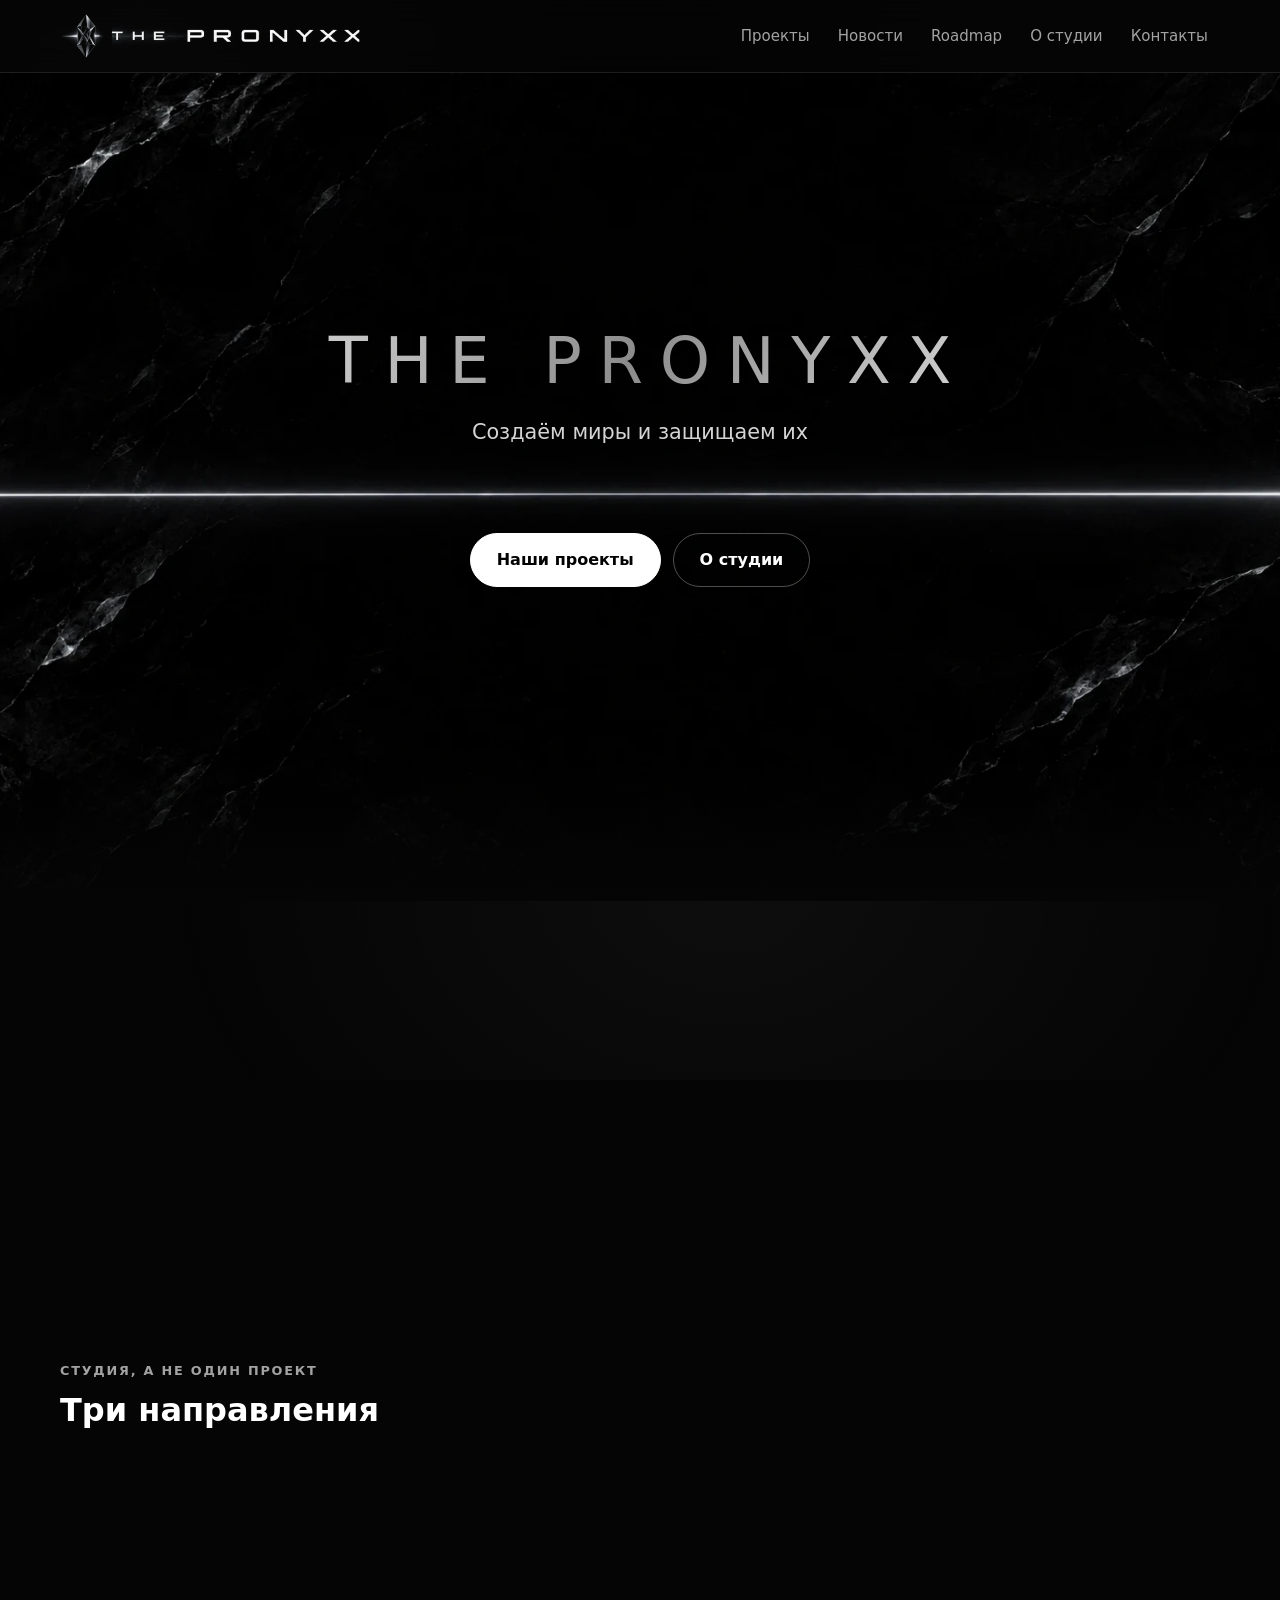
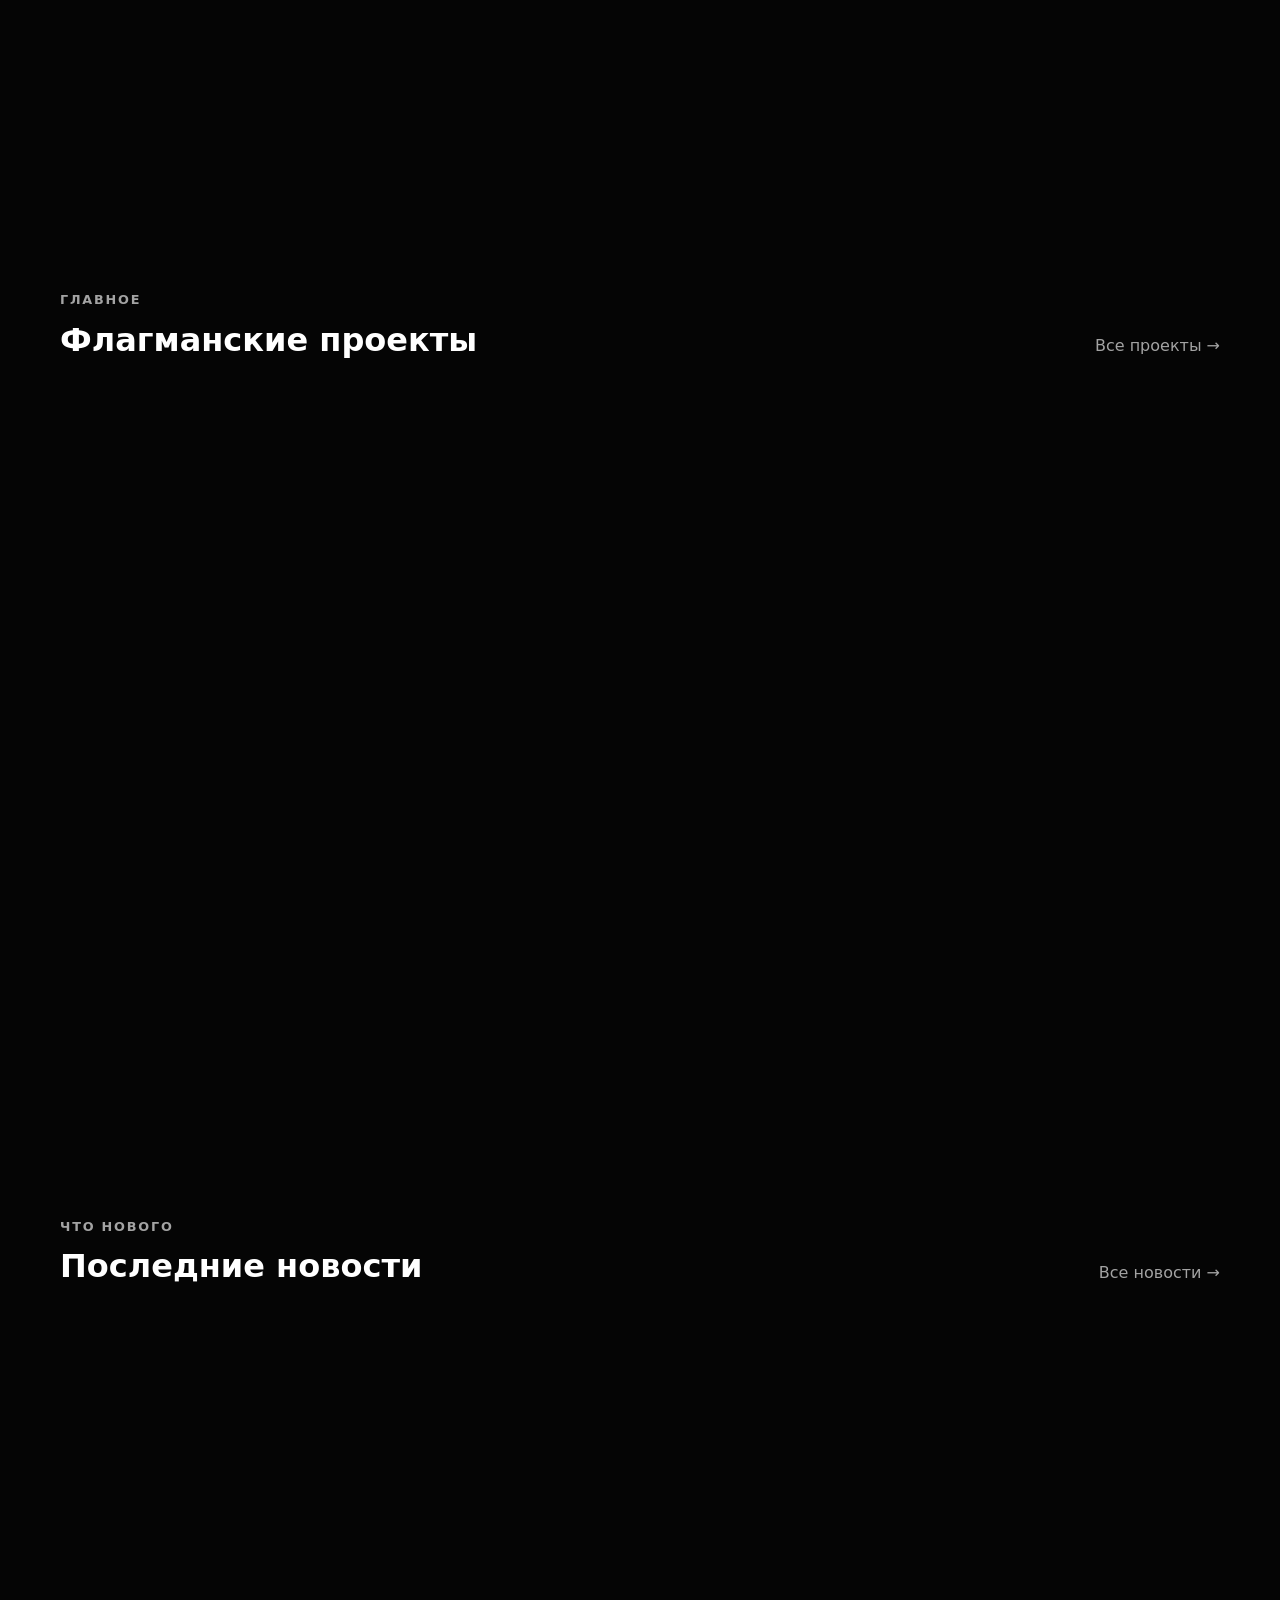
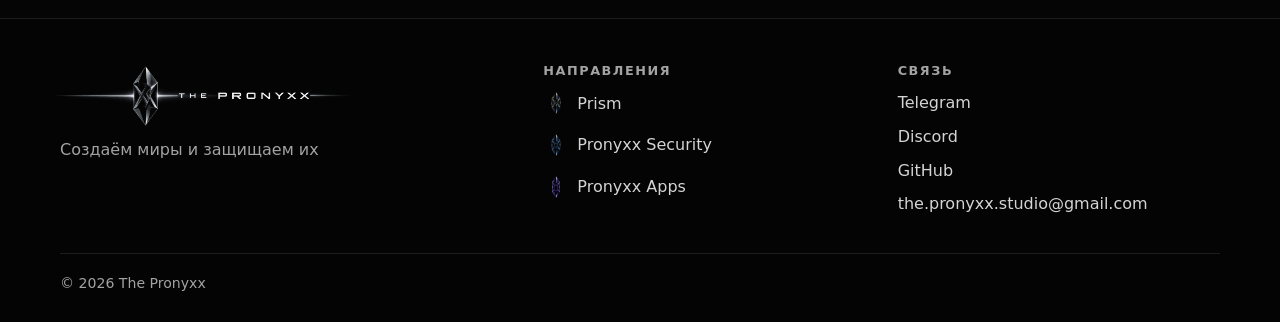
<file: index.html>
<!DOCTYPE html>
<html lang="ru">
<head>
  <meta charset="utf-8">
  <meta name="viewport" content="width=device-width, initial-scale=1">
  <!-- Политика безопасности: браузер загрузит скрипты и стили только с нашего сайта (и шрифты с Google Fonts). -->
  <meta http-equiv="Content-Security-Policy" content="default-src 'self'; script-src 'self'; style-src 'self' https://fonts.googleapis.com; font-src https://fonts.gstatic.com; img-src 'self' data:; base-uri 'self'; form-action 'self'; object-src 'none'">
  <title>The Pronyxx — студия игр, безопасности и приложений</title>
  <meta name="description" content="The Pronyxx — студия, которая делает игры, сервисы безопасности, приложения и сайты. Создаём миры и защищаем их.">
  <meta name="theme-color" content="#050505">
  <!-- Главный адрес страницы — чтобы поисковик не считал копии с другими ссылками отдельными страницами -->
  <link rel="canonical" href="https://aaafinoff.github.io/the-pronyxx/">
  <!-- Подтверждение для Google Search Console: доказывает Google, что сайт наш. Не удалять. -->
  <meta name="google-site-verification" content="8oBCkdz5DC8YszBS5FYVQb8a4V9r2bMdYzwbK4wBk6Y">

  <!-- Сведения о студии для поисковиков: название, логотип, соцсети. Браузер это не показывает. -->
  <script type="application/ld+json">
  {
    "@context": "https://schema.org",
    "@type": "Organization",
    "name": "The Pronyxx",
    "url": "https://aaafinoff.github.io/the-pronyxx/",
    "logo": "https://aaafinoff.github.io/the-pronyxx/images/icons/app-icon-1024.png",
    "email": "the.pronyxx.studio@gmail.com",
    "sameAs": [
      "https://t.me/the_pronyxx",
      "https://discord.gg/HpSmRTh3VE",
      "https://github.com/aaafinoff"
    ]
  }
  </script>

  <!-- Иконки вкладки браузера и иконка для экрана «Домой» на iPhone -->
  <link rel="icon" href="images/icons/favicon.ico" sizes="48x48">
  <link rel="icon" type="image/png" sizes="32x32" href="images/icons/favicon-32.png">
  <link rel="icon" type="image/png" sizes="16x16" href="images/icons/favicon-16.png">
  <link rel="apple-touch-icon" sizes="180x180" href="images/icons/apple-touch-icon.png">

  <!-- Карточка-превью, когда ссылку кидают в Telegram, Discord и соцсети.
       Картинке нужен ПОЛНЫЙ адрес. Если сайт переедет на свой домен — поменяй адрес здесь. -->
  <meta property="og:type" content="website">
  <meta property="og:site_name" content="The Pronyxx">
  <meta property="og:locale" content="ru_RU">
  <meta property="og:title" content="The Pronyxx — студия игр, безопасности и приложений">
  <meta property="og:description" content="The Pronyxx — студия, которая делает игры, сервисы безопасности, приложения и сайты. Создаём миры и защищаем их.">
  <meta property="og:image" content="https://aaafinoff.github.io/the-pronyxx/images/social/og-preview.png">
  <meta property="og:image:width" content="1200">
  <meta property="og:image:height" content="630">
  <meta property="og:image:alt" content="Логотип The Pronyxx: кристалл с лучом и надпись Games. Security. Apps.">
  <meta name="twitter:card" content="summary_large_image">
  <meta name="twitter:title" content="The Pronyxx — студия игр, безопасности и приложений">
  <meta name="twitter:description" content="The Pronyxx — студия, которая делает игры, сервисы безопасности, приложения и сайты. Создаём миры и защищаем их.">
  <meta name="twitter:image" content="https://aaafinoff.github.io/the-pronyxx/images/social/og-preview.png">
  <meta name="twitter:image:alt" content="Логотип The Pronyxx: кристалл с лучом и надпись Games. Security. Apps.">
  <link rel="preconnect" href="https://fonts.googleapis.com">
  <link rel="preconnect" href="https://fonts.gstatic.com" crossorigin>
  <link rel="stylesheet" href="https://fonts.googleapis.com/css2?family=Inter:wght@400;500;600&family=Unbounded:wght@500;700&display=swap">
  <!-- Фон первого экрана нужен сразу — просим браузер скачать его пораньше -->
  <link rel="preload" as="image" href="images/backgrounds/hero-beam.webp" type="image/webp">
  <link rel="stylesheet" href="css/base.css">
  <link rel="stylesheet" href="css/components.css">
  <link rel="stylesheet" href="css/pages.css">
</head>
<body>
  <a class="skip-link" href="#main">К содержимому</a>
  <header id="site-header" class="site-header"></header>

  <main id="main">
    <!-- 1. Первый экран -->
    <!-- Фон с лучом задан в css/pages.css. Заголовок стоит над лучом, кнопки — под ним. -->
    <section class="hero">
      <div class="container hero__top">
        <h1 class="shine-text">The Pronyxx</h1>
        <p class="hero__slogan" id="hero-slogan">Создаём миры и защищаем их</p>
      </div>
      <div class="container hero__bottom">
        <div class="hero__actions">
          <a class="btn" href="projects.html">Наши проекты</a>
          <a class="btn btn--ghost" href="about.html">О студии</a>
        </div>
      </div>
    </section>

    <!-- 2. Направления -->
    <section class="section">
      <div class="container">
        <div class="section-head">
          <div>
            <span class="eyebrow">Студия, а не один проект</span>
            <h2>Три направления</h2>
          </div>
        </div>
        <div class="grid grid--3" id="directions"></div>
      </div>
    </section>

    <!-- 3. Флагманские проекты -->
    <section class="section">
      <div class="container">
        <div class="section-head">
          <div>
            <span class="eyebrow">Главное</span>
            <h2>Флагманские проекты</h2>
          </div>
          <a class="more-link" href="projects.html">Все проекты →</a>
        </div>
        <div class="grid grid--3" id="flagships"></div>
      </div>
    </section>

    <!-- 4. Цифры студии -->
    <section class="section">
      <div class="container">
        <div class="stats" id="stats"></div>
      </div>
    </section>

    <!-- 5. Последние новости -->
    <section class="section">
      <div class="container">
        <div class="section-head">
          <div>
            <span class="eyebrow">Что нового</span>
            <h2>Последние новости</h2>
          </div>
          <a class="more-link" href="news.html">Все новости →</a>
        </div>
        <div class="grid grid--3" id="news"></div>
      </div>
    </section>
  </main>

  <footer id="site-footer" class="site-footer"></footer>
  <noscript><p class="container">Для работы сайта нужен JavaScript.</p></noscript>
  <script type="module" src="js/pages/home.js"></script>
</body>
</html>
</file>
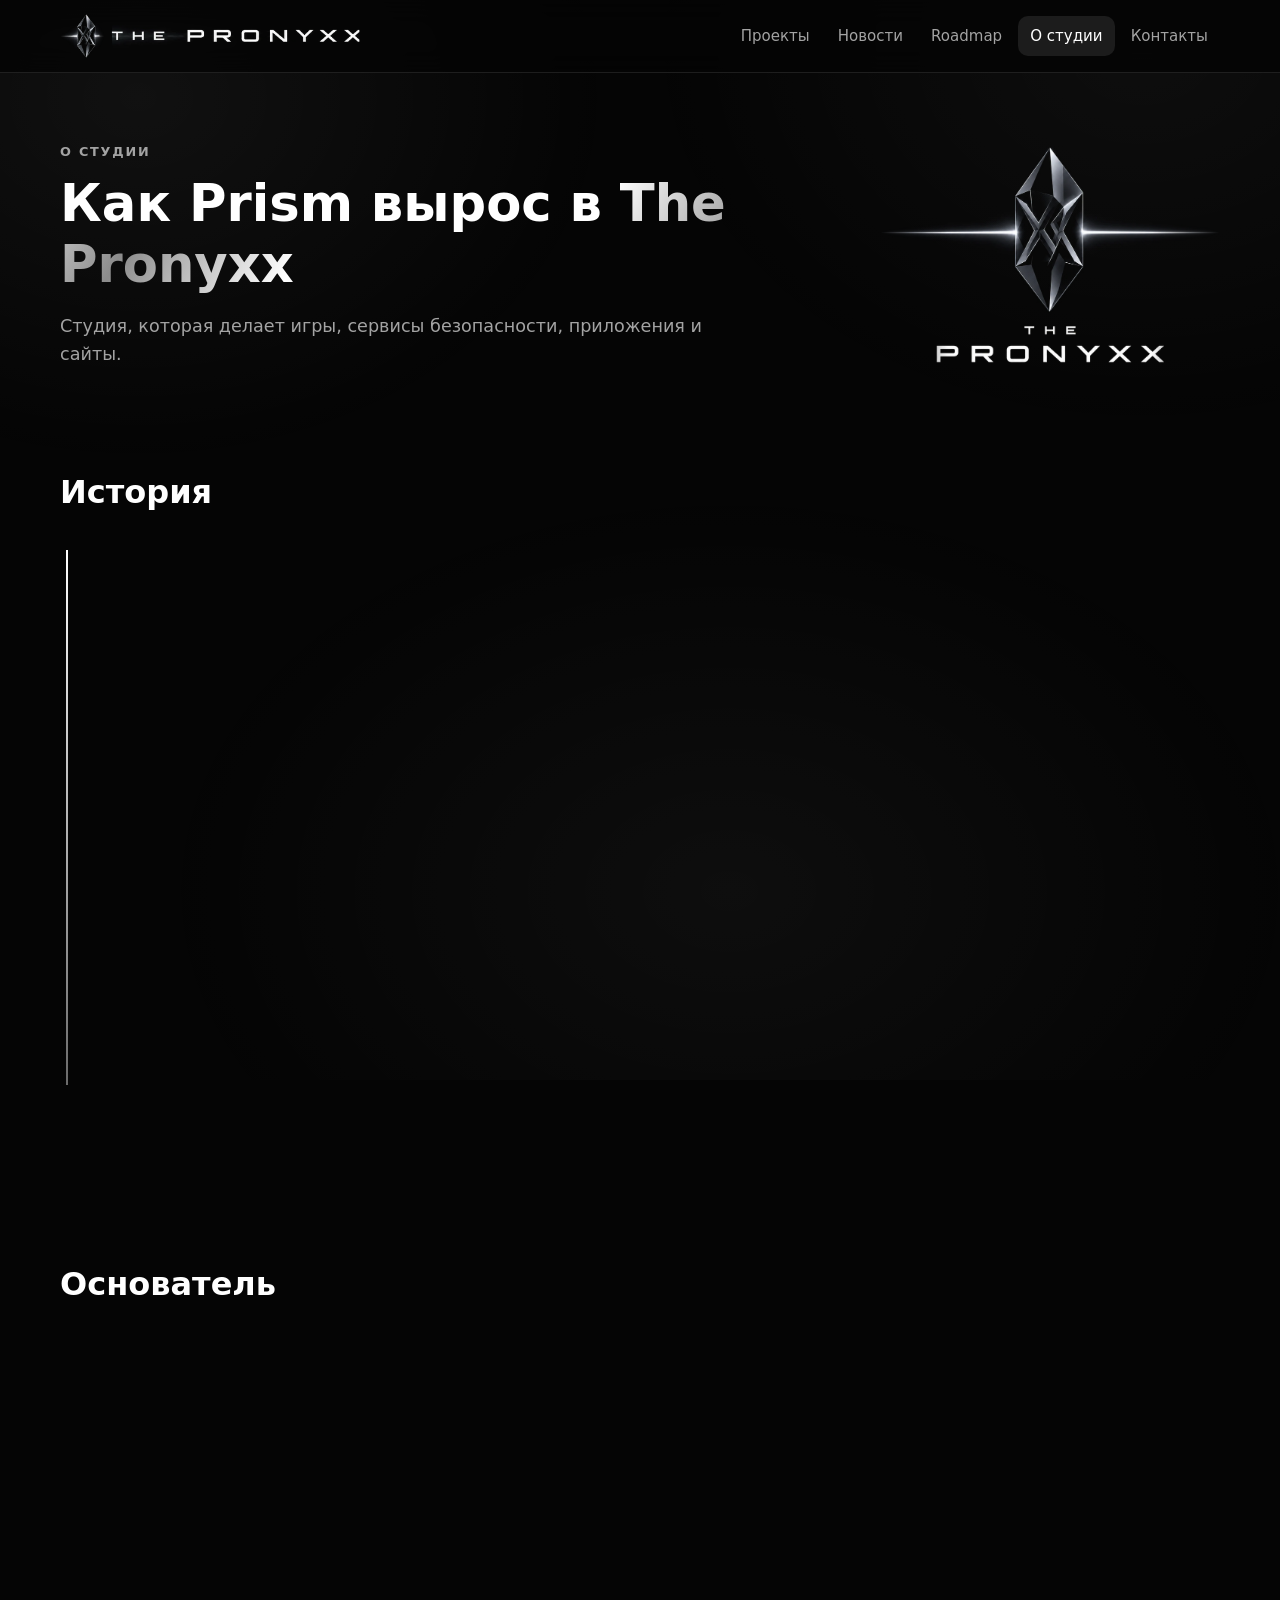
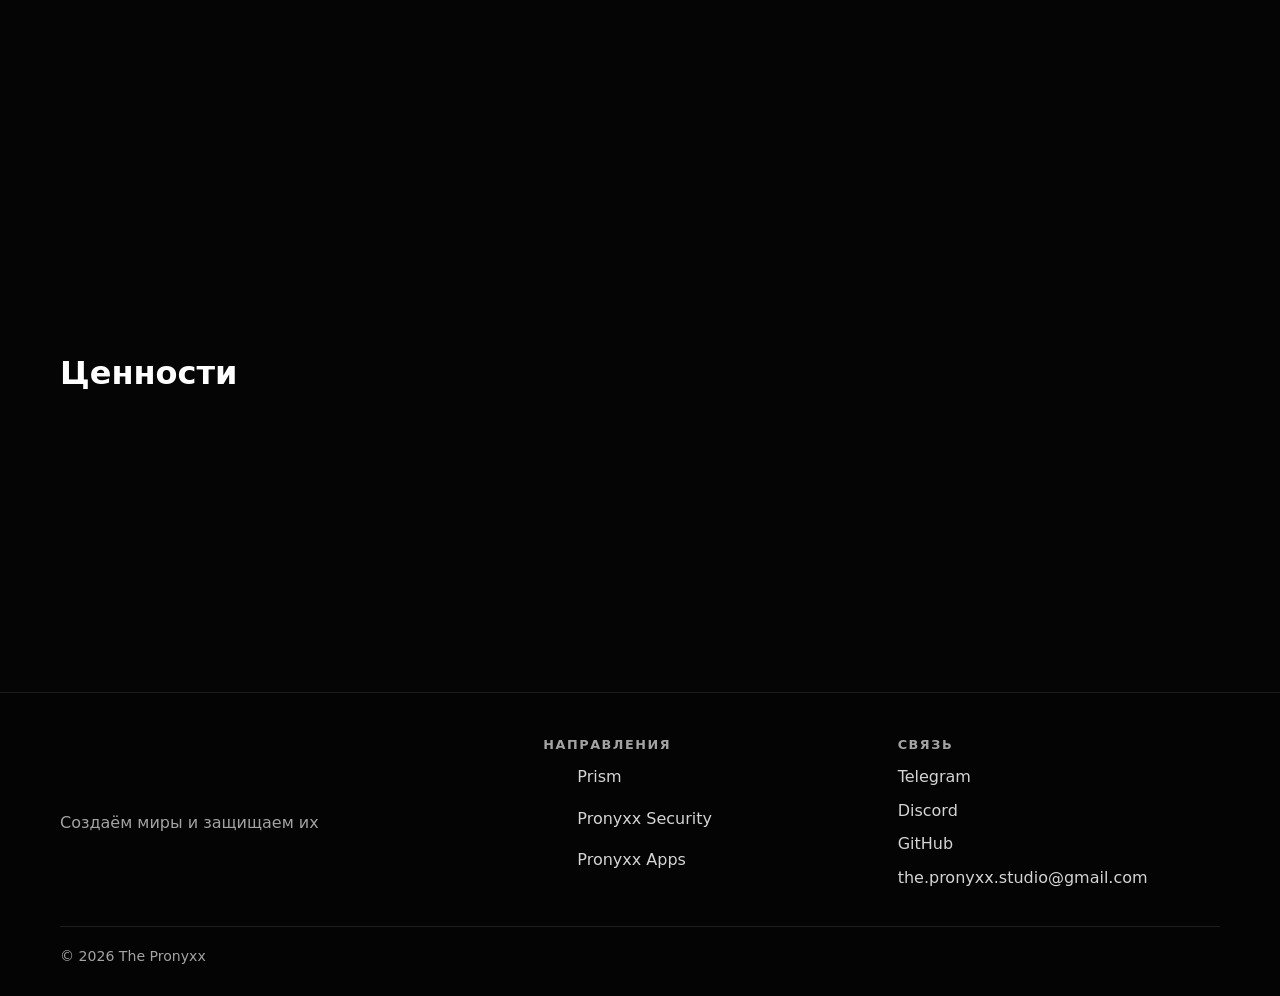
<file: about.html>
<!DOCTYPE html>
<html lang="ru">
<head>
  <meta charset="utf-8">
  <meta name="viewport" content="width=device-width, initial-scale=1">
  <meta http-equiv="Content-Security-Policy" content="default-src 'self'; script-src 'self'; style-src 'self' https://fonts.googleapis.com; font-src https://fonts.gstatic.com; img-src 'self' data:; base-uri 'self'; form-action 'self'; object-src 'none'">
  <title>О студии — The Pronyxx</title>
  <meta name="description" content="История The Pronyxx, основатель и ценности студии.">
  <meta name="theme-color" content="#050505">

  <!-- Иконки вкладки браузера и иконка для экрана «Домой» на iPhone -->
  <link rel="icon" href="images/icons/favicon.ico" sizes="48x48">
  <link rel="icon" type="image/png" sizes="32x32" href="images/icons/favicon-32.png">
  <link rel="icon" type="image/png" sizes="16x16" href="images/icons/favicon-16.png">
  <link rel="apple-touch-icon" sizes="180x180" href="images/icons/apple-touch-icon.png">

  <!-- Карточка-превью, когда ссылку кидают в Telegram, Discord и соцсети.
       Картинке нужен ПОЛНЫЙ адрес. Если сайт переедет на свой домен — поменяй адрес здесь. -->
  <meta property="og:type" content="website">
  <meta property="og:site_name" content="The Pronyxx">
  <meta property="og:locale" content="ru_RU">
  <meta property="og:title" content="О студии — The Pronyxx">
  <meta property="og:description" content="История The Pronyxx, основатель и ценности студии.">
  <meta property="og:image" content="https://aaafinoff.github.io/the-pronyxx/images/social/og-preview.png">
  <meta property="og:image:width" content="1200">
  <meta property="og:image:height" content="630">
  <meta property="og:image:alt" content="Логотип The Pronyxx: кристалл с лучом и надпись Games. Security. Apps.">
  <meta name="twitter:card" content="summary_large_image">
  <meta name="twitter:title" content="О студии — The Pronyxx">
  <meta name="twitter:description" content="История The Pronyxx, основатель и ценности студии.">
  <meta name="twitter:image" content="https://aaafinoff.github.io/the-pronyxx/images/social/og-preview.png">
  <meta name="twitter:image:alt" content="Логотип The Pronyxx: кристалл с лучом и надпись Games. Security. Apps.">
  <link rel="preconnect" href="https://fonts.googleapis.com">
  <link rel="preconnect" href="https://fonts.gstatic.com" crossorigin>
  <link rel="stylesheet" href="https://fonts.googleapis.com/css2?family=Inter:wght@400;500;600&family=Unbounded:wght@500;700&display=swap">
  <link rel="stylesheet" href="css/base.css">
  <link rel="stylesheet" href="css/components.css">
  <link rel="stylesheet" href="css/pages.css">
</head>
<body>
  <a class="skip-link" href="#main">К содержимому</a>
  <header id="site-header" class="site-header"></header>

  <main id="main">
    <section class="page-hero page-hero--split">
      <div class="container">
        <div>
          <span class="eyebrow">О студии</span>
          <h1>Как Prism вырос в <span class="shine-text">The Pronyxx</span></h1>
          <p class="page-hero__lead">Студия, которая делает игры, сервисы безопасности, приложения и сайты.</p>
        </div>
        <img class="page-hero__art" src="images/brand/logo-vertical.webp" alt="Логотип The Pronyxx: чёрный кристалл с белым лучом и надписью THE PRONYXX" width="900" height="625">
      </div>
    </section>

    <section class="section">
      <div class="container">
        <div class="section-head"><h2>История</h2></div>
        <ol class="timeline" id="history"></ol>
      </div>
    </section>

    <section class="section">
      <div class="container">
        <div class="section-head"><h2>Основатель</h2></div>
        <div class="card reveal" id="founder"></div>
      </div>
    </section>

    <section class="section">
      <div class="container">
        <div class="section-head"><h2>Ценности</h2></div>
        <div class="grid" id="values"></div>
      </div>
    </section>
  </main>

  <footer id="site-footer" class="site-footer"></footer>
  <noscript><p class="container">Для работы сайта нужен JavaScript.</p></noscript>
  <script type="module" src="js/pages/about.js"></script>
</body>
</html>
</file>
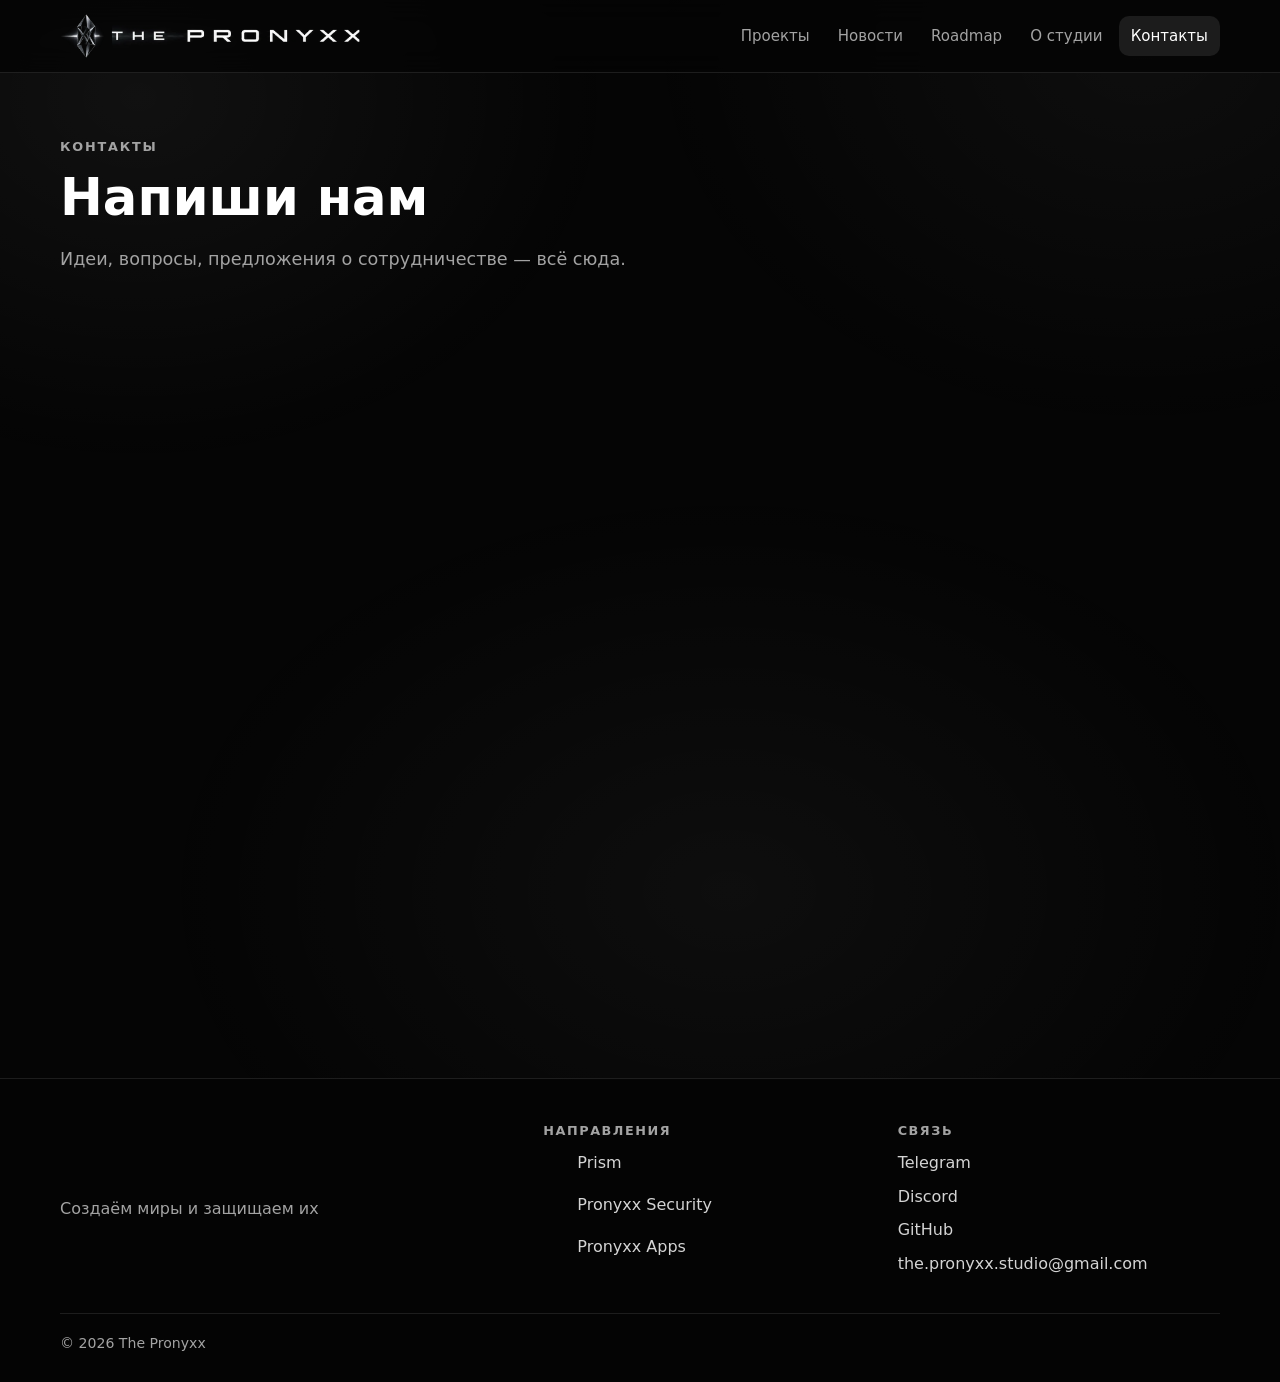
<file: contacts.html>
<!DOCTYPE html>
<html lang="ru">
<head>
  <meta charset="utf-8">
  <meta name="viewport" content="width=device-width, initial-scale=1">
  <meta http-equiv="Content-Security-Policy" content="default-src 'self'; script-src 'self'; style-src 'self' https://fonts.googleapis.com; font-src https://fonts.gstatic.com; img-src 'self' data:; base-uri 'self'; form-action 'self'; object-src 'none'">
  <title>Контакты — The Pronyxx</title>
  <meta name="description" content="Связаться со студией The Pronyxx: форма связи и соцсети.">
  <meta name="theme-color" content="#050505">

  <!-- Иконки вкладки браузера и иконка для экрана «Домой» на iPhone -->
  <link rel="icon" href="images/icons/favicon.ico" sizes="48x48">
  <link rel="icon" type="image/png" sizes="32x32" href="images/icons/favicon-32.png">
  <link rel="icon" type="image/png" sizes="16x16" href="images/icons/favicon-16.png">
  <link rel="apple-touch-icon" sizes="180x180" href="images/icons/apple-touch-icon.png">

  <!-- Карточка-превью, когда ссылку кидают в Telegram, Discord и соцсети.
       Картинке нужен ПОЛНЫЙ адрес. Если сайт переедет на свой домен — поменяй адрес здесь. -->
  <meta property="og:type" content="website">
  <meta property="og:site_name" content="The Pronyxx">
  <meta property="og:locale" content="ru_RU">
  <meta property="og:title" content="Контакты — The Pronyxx">
  <meta property="og:description" content="Связаться со студией The Pronyxx: форма связи и соцсети.">
  <meta property="og:image" content="https://aaafinoff.github.io/the-pronyxx/images/social/og-preview.png">
  <meta property="og:image:width" content="1200">
  <meta property="og:image:height" content="630">
  <meta property="og:image:alt" content="Логотип The Pronyxx: кристалл с лучом и надпись Games. Security. Apps.">
  <meta name="twitter:card" content="summary_large_image">
  <meta name="twitter:title" content="Контакты — The Pronyxx">
  <meta name="twitter:description" content="Связаться со студией The Pronyxx: форма связи и соцсети.">
  <meta name="twitter:image" content="https://aaafinoff.github.io/the-pronyxx/images/social/og-preview.png">
  <meta name="twitter:image:alt" content="Логотип The Pronyxx: кристалл с лучом и надпись Games. Security. Apps.">
  <link rel="preconnect" href="https://fonts.googleapis.com">
  <link rel="preconnect" href="https://fonts.gstatic.com" crossorigin>
  <link rel="stylesheet" href="https://fonts.googleapis.com/css2?family=Inter:wght@400;500;600&family=Unbounded:wght@500;700&display=swap">
  <link rel="stylesheet" href="css/base.css">
  <link rel="stylesheet" href="css/components.css">
  <link rel="stylesheet" href="css/pages.css">
</head>
<body>
  <a class="skip-link" href="#main">К содержимому</a>
  <header id="site-header" class="site-header"></header>

  <main id="main">
    <section class="page-hero">
      <div class="container">
        <span class="eyebrow">Контакты</span>
        <h1>Напиши нам</h1>
        <p class="page-hero__lead">Идеи, вопросы, предложения о сотрудничестве — всё сюда.</p>
      </div>
    </section>

    <section class="section">
      <div class="container contacts">
        <!-- novalidate выключает стандартные подсказки браузера: поля проверяет наш скрипт и пишет ошибки по-русски -->
        <form class="card form reveal" id="contact-form" novalidate>
          <div class="field">
            <label for="name">Имя</label>
            <input id="name" name="name" type="text" autocomplete="name" maxlength="60" aria-describedby="name-error">
            <div class="field__error" id="name-error" role="alert"></div>
          </div>
          <div class="field">
            <label for="email">Твоя почта</label>
            <input id="email" name="email" type="email" autocomplete="email" maxlength="100" aria-describedby="email-error">
            <div class="field__error" id="email-error" role="alert"></div>
          </div>
          <div class="field">
            <label for="message">Сообщение</label>
            <textarea id="message" name="message" maxlength="2000" aria-describedby="message-error"></textarea>
            <div class="field__error" id="message-error" role="alert"></div>
          </div>
          <button class="btn" type="submit">Написать</button>
          <p class="form__status" id="form-status" role="status"></p>
        </form>

        <div class="card reveal">
          <span class="card__label">Соцсети</span>
          <ul class="social-list" id="socials"></ul>
        </div>
      </div>
    </section>
  </main>

  <footer id="site-footer" class="site-footer"></footer>
  <noscript><p class="container">Для работы сайта нужен JavaScript.</p></noscript>
  <script type="module" src="js/pages/contacts.js"></script>
</body>
</html>
</file>
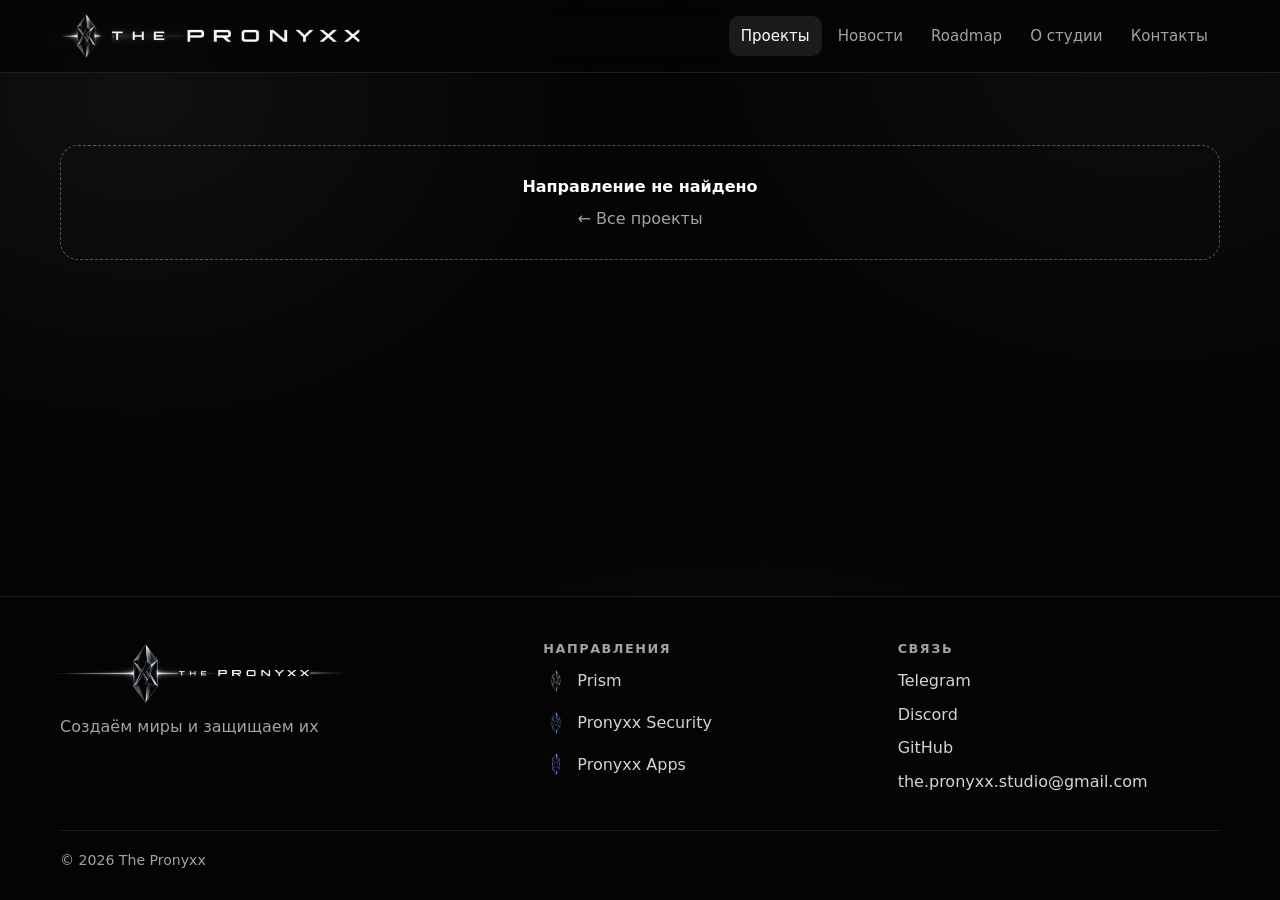
<file: direction.html>
<!DOCTYPE html>
<html lang="ru">
<head>
  <meta charset="utf-8">
  <meta name="viewport" content="width=device-width, initial-scale=1">
  <meta http-equiv="Content-Security-Policy" content="default-src 'self'; script-src 'self'; style-src 'self' https://fonts.googleapis.com; font-src https://fonts.gstatic.com; img-src 'self' data:; base-uri 'self'; form-action 'self'; object-src 'none'">
  <title>Направление — The Pronyxx</title>
  <meta name="theme-color" content="#050505">

  <!-- Иконки вкладки браузера и иконка для экрана «Домой» на iPhone -->
  <link rel="icon" href="images/icons/favicon.ico" sizes="48x48">
  <link rel="icon" type="image/png" sizes="32x32" href="images/icons/favicon-32.png">
  <link rel="icon" type="image/png" sizes="16x16" href="images/icons/favicon-16.png">
  <link rel="apple-touch-icon" sizes="180x180" href="images/icons/apple-touch-icon.png">

  <!-- Карточка-превью, когда ссылку кидают в Telegram, Discord и соцсети.
       Картинке нужен ПОЛНЫЙ адрес. Если сайт переедет на свой домен — поменяй адрес здесь. -->
  <meta property="og:type" content="website">
  <meta property="og:site_name" content="The Pronyxx">
  <meta property="og:locale" content="ru_RU">
  <meta property="og:title" content="Направление — The Pronyxx">
  <meta property="og:description" content="The Pronyxx — студия, которая делает игры, сервисы безопасности, приложения и сайты.">
  <meta property="og:image" content="https://aaafinoff.github.io/the-pronyxx/images/social/og-preview.png">
  <meta property="og:image:width" content="1200">
  <meta property="og:image:height" content="630">
  <meta property="og:image:alt" content="Логотип The Pronyxx: кристалл с лучом и надпись Games. Security. Apps.">
  <meta name="twitter:card" content="summary_large_image">
  <meta name="twitter:title" content="Направление — The Pronyxx">
  <meta name="twitter:description" content="The Pronyxx — студия, которая делает игры, сервисы безопасности, приложения и сайты.">
  <meta name="twitter:image" content="https://aaafinoff.github.io/the-pronyxx/images/social/og-preview.png">
  <meta name="twitter:image:alt" content="Логотип The Pronyxx: кристалл с лучом и надпись Games. Security. Apps.">
  <link rel="preconnect" href="https://fonts.googleapis.com">
  <link rel="preconnect" href="https://fonts.gstatic.com" crossorigin>
  <link rel="stylesheet" href="https://fonts.googleapis.com/css2?family=Inter:wght@400;500;600&family=Unbounded:wght@500;700&display=swap">
  <link rel="stylesheet" href="css/base.css">
  <link rel="stylesheet" href="css/components.css">
  <link rel="stylesheet" href="css/pages.css">
</head>
<body>
  <a class="skip-link" href="#main">К содержимому</a>
  <header id="site-header" class="site-header"></header>

  <!-- Одна страница на все три направления: direction.html?id=prism | security | apps -->
  <main id="main"></main>

  <footer id="site-footer" class="site-footer"></footer>
  <noscript><p class="container">Для работы сайта нужен JavaScript.</p></noscript>
  <script type="module" src="js/pages/direction.js"></script>
</body>
</html>
</file>
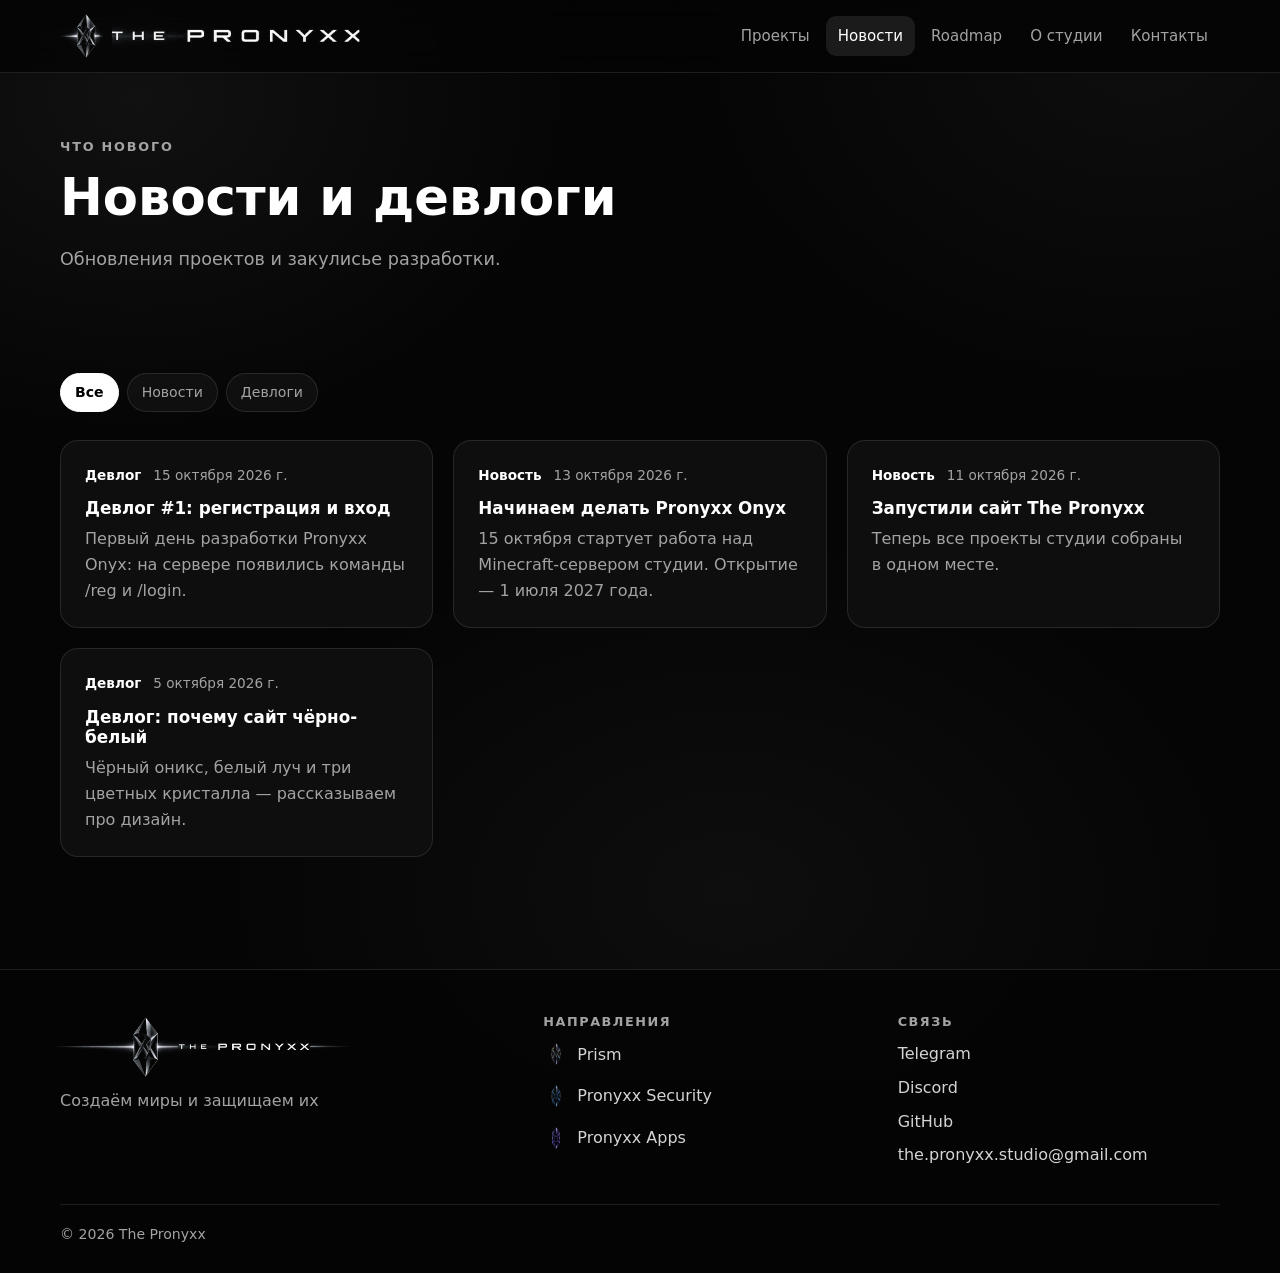
<file: news.html>
<!DOCTYPE html>
<html lang="ru">
<head>
  <meta charset="utf-8">
  <meta name="viewport" content="width=device-width, initial-scale=1">
  <meta http-equiv="Content-Security-Policy" content="default-src 'self'; script-src 'self'; style-src 'self' https://fonts.googleapis.com; font-src https://fonts.gstatic.com; img-src 'self' data:; base-uri 'self'; form-action 'self'; object-src 'none'">
  <title>Новости и девлоги — The Pronyxx</title>
  <meta name="description" content="Обновления проектов The Pronyxx и закулисье разработки.">
  <meta name="theme-color" content="#050505">

  <!-- Иконки вкладки браузера и иконка для экрана «Домой» на iPhone -->
  <link rel="icon" href="images/icons/favicon.ico" sizes="48x48">
  <link rel="icon" type="image/png" sizes="32x32" href="images/icons/favicon-32.png">
  <link rel="icon" type="image/png" sizes="16x16" href="images/icons/favicon-16.png">
  <link rel="apple-touch-icon" sizes="180x180" href="images/icons/apple-touch-icon.png">

  <!-- Карточка-превью, когда ссылку кидают в Telegram, Discord и соцсети.
       Картинке нужен ПОЛНЫЙ адрес. Если сайт переедет на свой домен — поменяй адрес здесь. -->
  <meta property="og:type" content="website">
  <meta property="og:site_name" content="The Pronyxx">
  <meta property="og:locale" content="ru_RU">
  <meta property="og:title" content="Новости и девлоги — The Pronyxx">
  <meta property="og:description" content="Обновления проектов The Pronyxx и закулисье разработки.">
  <meta property="og:image" content="https://aaafinoff.github.io/the-pronyxx/images/social/og-preview.png">
  <meta property="og:image:width" content="1200">
  <meta property="og:image:height" content="630">
  <meta property="og:image:alt" content="Логотип The Pronyxx: кристалл с лучом и надпись Games. Security. Apps.">
  <meta name="twitter:card" content="summary_large_image">
  <meta name="twitter:title" content="Новости и девлоги — The Pronyxx">
  <meta name="twitter:description" content="Обновления проектов The Pronyxx и закулисье разработки.">
  <meta name="twitter:image" content="https://aaafinoff.github.io/the-pronyxx/images/social/og-preview.png">
  <meta name="twitter:image:alt" content="Логотип The Pronyxx: кристалл с лучом и надпись Games. Security. Apps.">
  <link rel="preconnect" href="https://fonts.googleapis.com">
  <link rel="preconnect" href="https://fonts.gstatic.com" crossorigin>
  <link rel="stylesheet" href="https://fonts.googleapis.com/css2?family=Inter:wght@400;500;600&family=Unbounded:wght@500;700&display=swap">
  <link rel="stylesheet" href="css/base.css">
  <link rel="stylesheet" href="css/components.css">
  <link rel="stylesheet" href="css/pages.css">
</head>
<body>
  <a class="skip-link" href="#main">К содержимому</a>
  <header id="site-header" class="site-header"></header>

  <main id="main">
    <section class="page-hero">
      <div class="container">
        <span class="eyebrow">Что нового</span>
        <h1>Новости и девлоги</h1>
        <p class="page-hero__lead">Обновления проектов и закулисье разработки.</p>
      </div>
    </section>

    <section class="section">
      <div class="container">
        <div class="chips filters" id="filter-type" role="group" aria-label="Фильтр по типу записи"></div>
        <div class="grid" id="news" aria-live="polite"></div>
      </div>
    </section>
  </main>

  <footer id="site-footer" class="site-footer"></footer>
  <noscript><p class="container">Для работы сайта нужен JavaScript.</p></noscript>
  <script type="module" src="js/pages/news.js"></script>
</body>
</html>
</file>
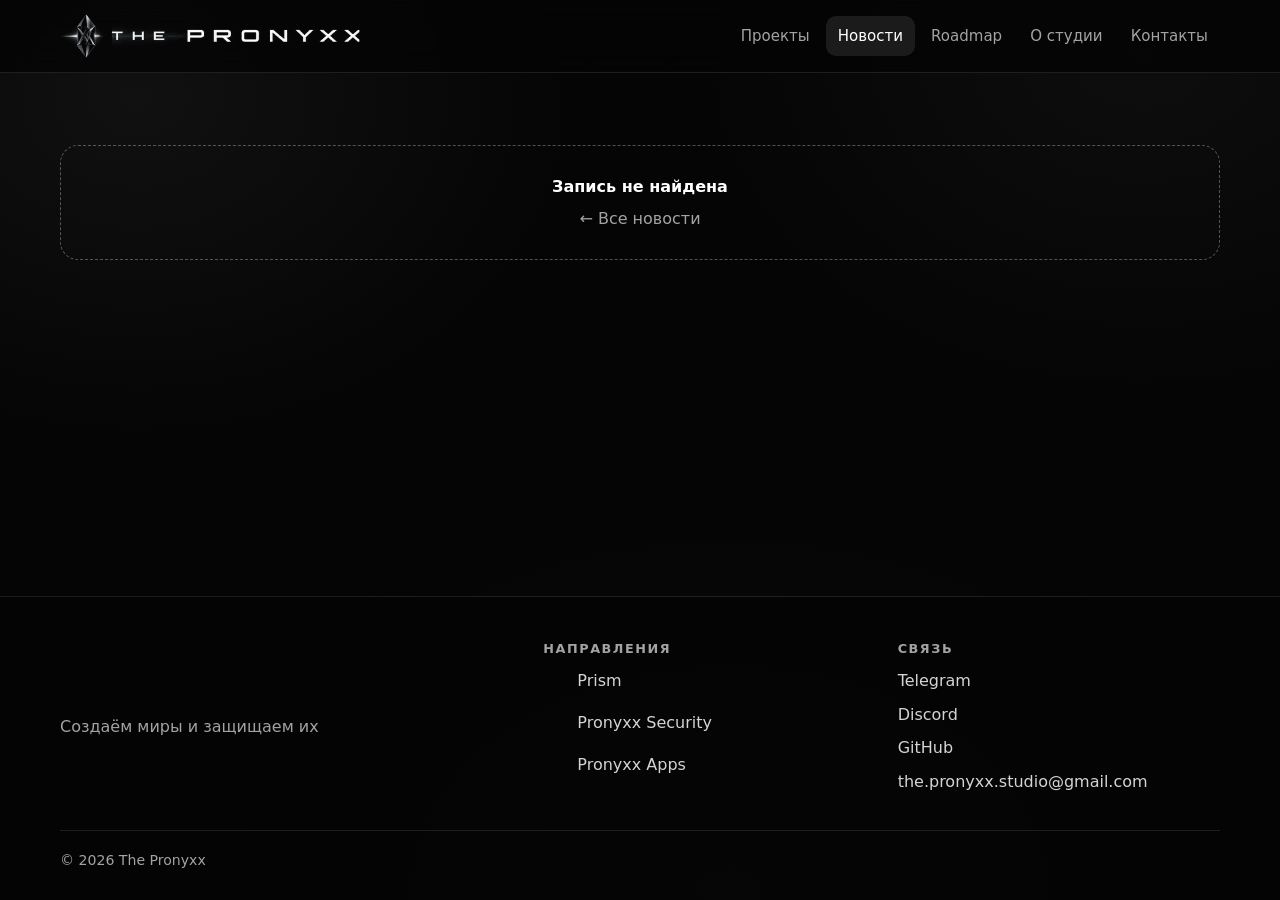
<file: post.html>
<!DOCTYPE html>
<html lang="ru">
<head>
  <meta charset="utf-8">
  <meta name="viewport" content="width=device-width, initial-scale=1">
  <meta http-equiv="Content-Security-Policy" content="default-src 'self'; script-src 'self'; style-src 'self' https://fonts.googleapis.com; font-src https://fonts.gstatic.com; img-src 'self' data:; base-uri 'self'; form-action 'self'; object-src 'none'">
  <title>Новость — The Pronyxx</title>
  <meta name="theme-color" content="#050505">

  <!-- Иконки вкладки браузера и иконка для экрана «Домой» на iPhone -->
  <link rel="icon" href="images/icons/favicon.ico" sizes="48x48">
  <link rel="icon" type="image/png" sizes="32x32" href="images/icons/favicon-32.png">
  <link rel="icon" type="image/png" sizes="16x16" href="images/icons/favicon-16.png">
  <link rel="apple-touch-icon" sizes="180x180" href="images/icons/apple-touch-icon.png">

  <!-- Карточка-превью, когда ссылку кидают в Telegram, Discord и соцсети.
       Картинке нужен ПОЛНЫЙ адрес. Если сайт переедет на свой домен — поменяй адрес здесь. -->
  <meta property="og:type" content="website">
  <meta property="og:site_name" content="The Pronyxx">
  <meta property="og:locale" content="ru_RU">
  <meta property="og:title" content="Новость — The Pronyxx">
  <meta property="og:description" content="The Pronyxx — студия, которая делает игры, сервисы безопасности, приложения и сайты.">
  <meta property="og:image" content="https://aaafinoff.github.io/the-pronyxx/images/social/og-preview.png">
  <meta property="og:image:width" content="1200">
  <meta property="og:image:height" content="630">
  <meta property="og:image:alt" content="Логотип The Pronyxx: кристалл с лучом и надпись Games. Security. Apps.">
  <meta name="twitter:card" content="summary_large_image">
  <meta name="twitter:title" content="Новость — The Pronyxx">
  <meta name="twitter:description" content="The Pronyxx — студия, которая делает игры, сервисы безопасности, приложения и сайты.">
  <meta name="twitter:image" content="https://aaafinoff.github.io/the-pronyxx/images/social/og-preview.png">
  <meta name="twitter:image:alt" content="Логотип The Pronyxx: кристалл с лучом и надпись Games. Security. Apps.">
  <link rel="preconnect" href="https://fonts.googleapis.com">
  <link rel="preconnect" href="https://fonts.gstatic.com" crossorigin>
  <link rel="stylesheet" href="https://fonts.googleapis.com/css2?family=Inter:wght@400;500;600&family=Unbounded:wght@500;700&display=swap">
  <link rel="stylesheet" href="css/base.css">
  <link rel="stylesheet" href="css/components.css">
  <link rel="stylesheet" href="css/pages.css">
</head>
<body>
  <a class="skip-link" href="#main">К содержимому</a>
  <header id="site-header" class="site-header"></header>

  <!-- Одна страница на все новости: post.html?id=site-launch -->
  <main id="main"></main>

  <footer id="site-footer" class="site-footer"></footer>
  <noscript><p class="container">Для работы сайта нужен JavaScript.</p></noscript>
  <script type="module" src="js/pages/post.js"></script>
</body>
</html>
</file>
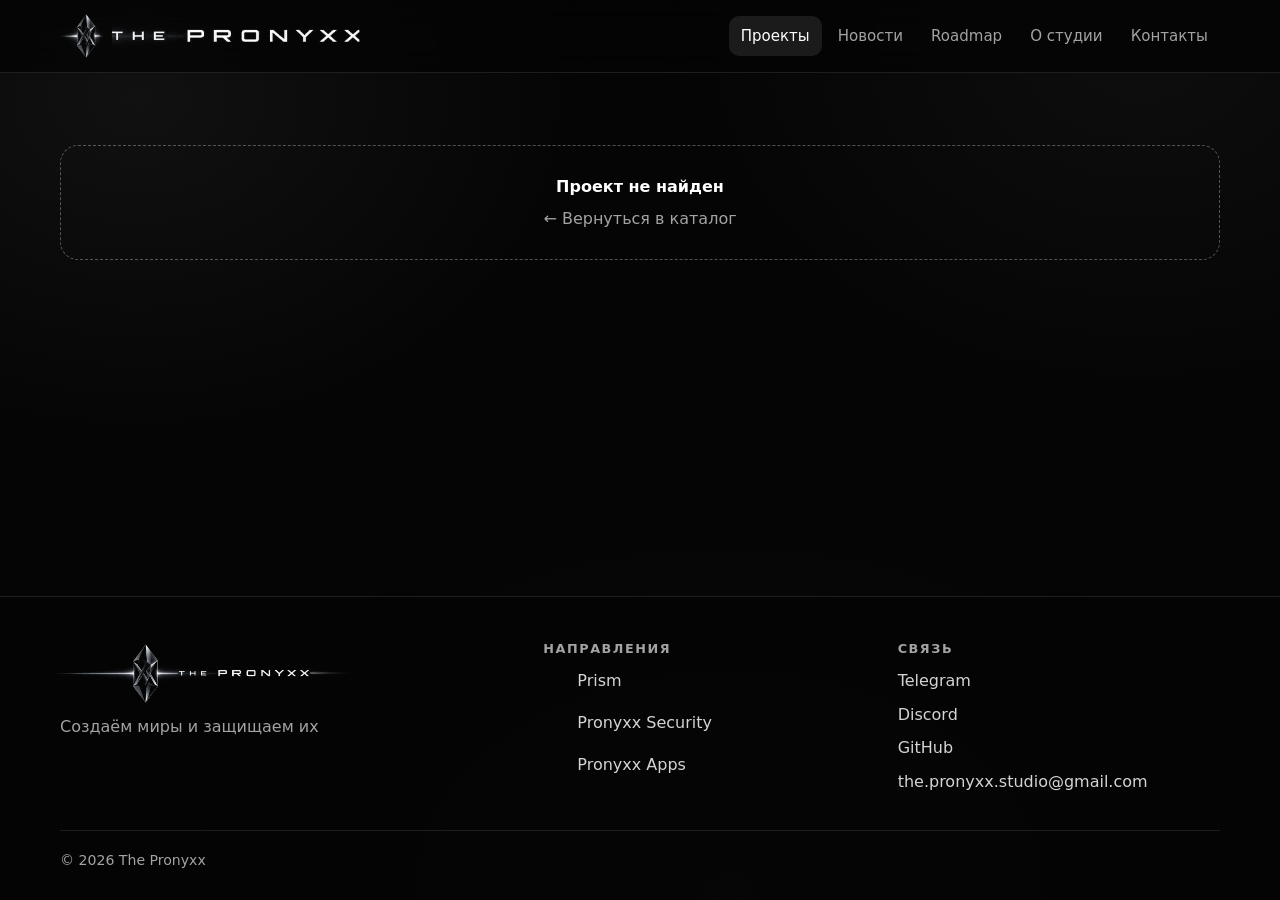
<file: project.html>
<!DOCTYPE html>
<html lang="ru">
<head>
  <meta charset="utf-8">
  <meta name="viewport" content="width=device-width, initial-scale=1">
  <meta http-equiv="Content-Security-Policy" content="default-src 'self'; script-src 'self'; style-src 'self' https://fonts.googleapis.com; font-src https://fonts.gstatic.com; img-src 'self' data:; base-uri 'self'; form-action 'self'; object-src 'none'">
  <title>Проект — The Pronyxx</title>
  <meta name="theme-color" content="#050505">

  <!-- Иконки вкладки браузера и иконка для экрана «Домой» на iPhone -->
  <link rel="icon" href="images/icons/favicon.ico" sizes="48x48">
  <link rel="icon" type="image/png" sizes="32x32" href="images/icons/favicon-32.png">
  <link rel="icon" type="image/png" sizes="16x16" href="images/icons/favicon-16.png">
  <link rel="apple-touch-icon" sizes="180x180" href="images/icons/apple-touch-icon.png">

  <!-- Карточка-превью, когда ссылку кидают в Telegram, Discord и соцсети.
       Картинке нужен ПОЛНЫЙ адрес. Если сайт переедет на свой домен — поменяй адрес здесь. -->
  <meta property="og:type" content="website">
  <meta property="og:site_name" content="The Pronyxx">
  <meta property="og:locale" content="ru_RU">
  <meta property="og:title" content="Проект — The Pronyxx">
  <meta property="og:description" content="The Pronyxx — студия, которая делает игры, сервисы безопасности, приложения и сайты.">
  <meta property="og:image" content="https://aaafinoff.github.io/the-pronyxx/images/social/og-preview.png">
  <meta property="og:image:width" content="1200">
  <meta property="og:image:height" content="630">
  <meta property="og:image:alt" content="Логотип The Pronyxx: кристалл с лучом и надпись Games. Security. Apps.">
  <meta name="twitter:card" content="summary_large_image">
  <meta name="twitter:title" content="Проект — The Pronyxx">
  <meta name="twitter:description" content="The Pronyxx — студия, которая делает игры, сервисы безопасности, приложения и сайты.">
  <meta name="twitter:image" content="https://aaafinoff.github.io/the-pronyxx/images/social/og-preview.png">
  <meta name="twitter:image:alt" content="Логотип The Pronyxx: кристалл с лучом и надпись Games. Security. Apps.">
  <link rel="preconnect" href="https://fonts.googleapis.com">
  <link rel="preconnect" href="https://fonts.gstatic.com" crossorigin>
  <link rel="stylesheet" href="https://fonts.googleapis.com/css2?family=Inter:wght@400;500;600&family=Unbounded:wght@500;700&display=swap">
  <link rel="stylesheet" href="css/base.css">
  <link rel="stylesheet" href="css/components.css">
  <link rel="stylesheet" href="css/pages.css">
</head>
<body>
  <a class="skip-link" href="#main">К содержимому</a>
  <header id="site-header" class="site-header"></header>

  <!-- Одна страница на все проекты. Какой проект показать — берётся из адреса: project.html?id=prism-realm -->
  <main id="main"></main>

  <footer id="site-footer" class="site-footer"></footer>
  <noscript><p class="container">Для работы сайта нужен JavaScript.</p></noscript>
  <script type="module" src="js/pages/project.js"></script>
</body>
</html>
</file>
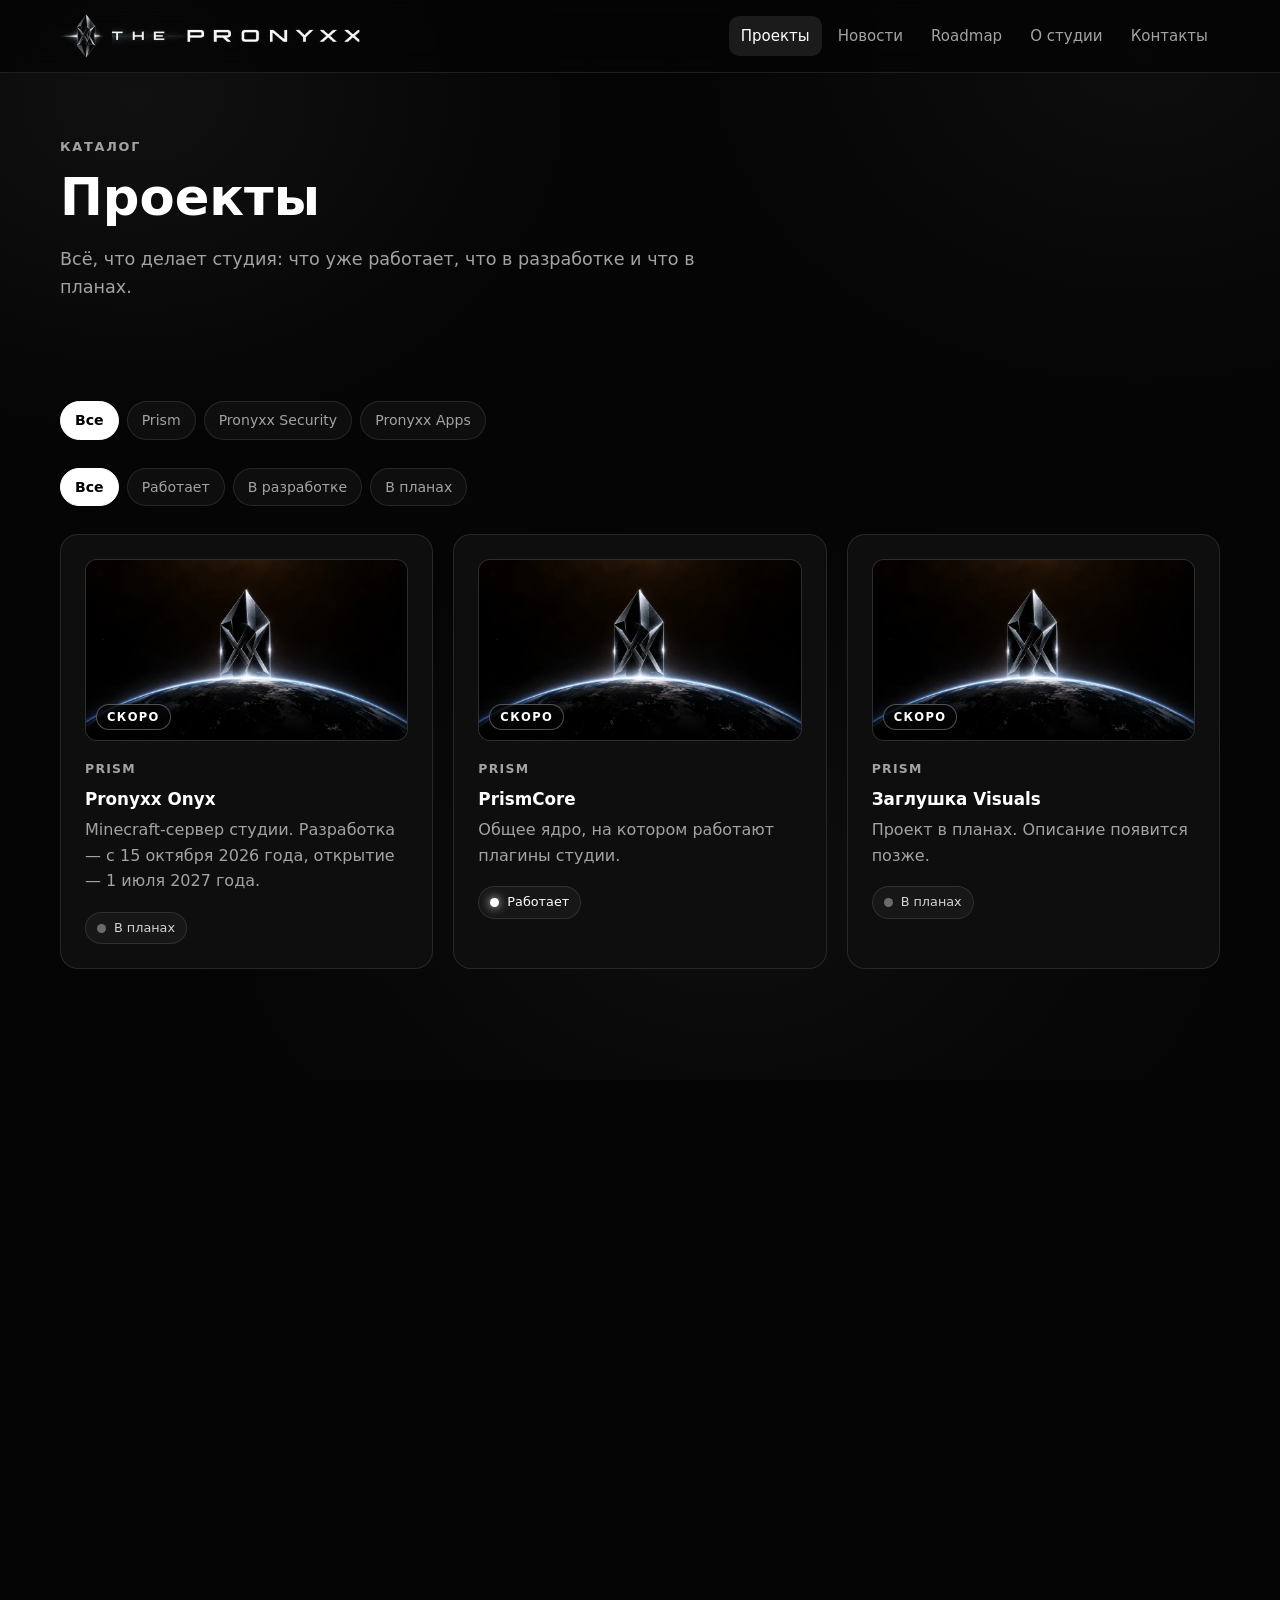
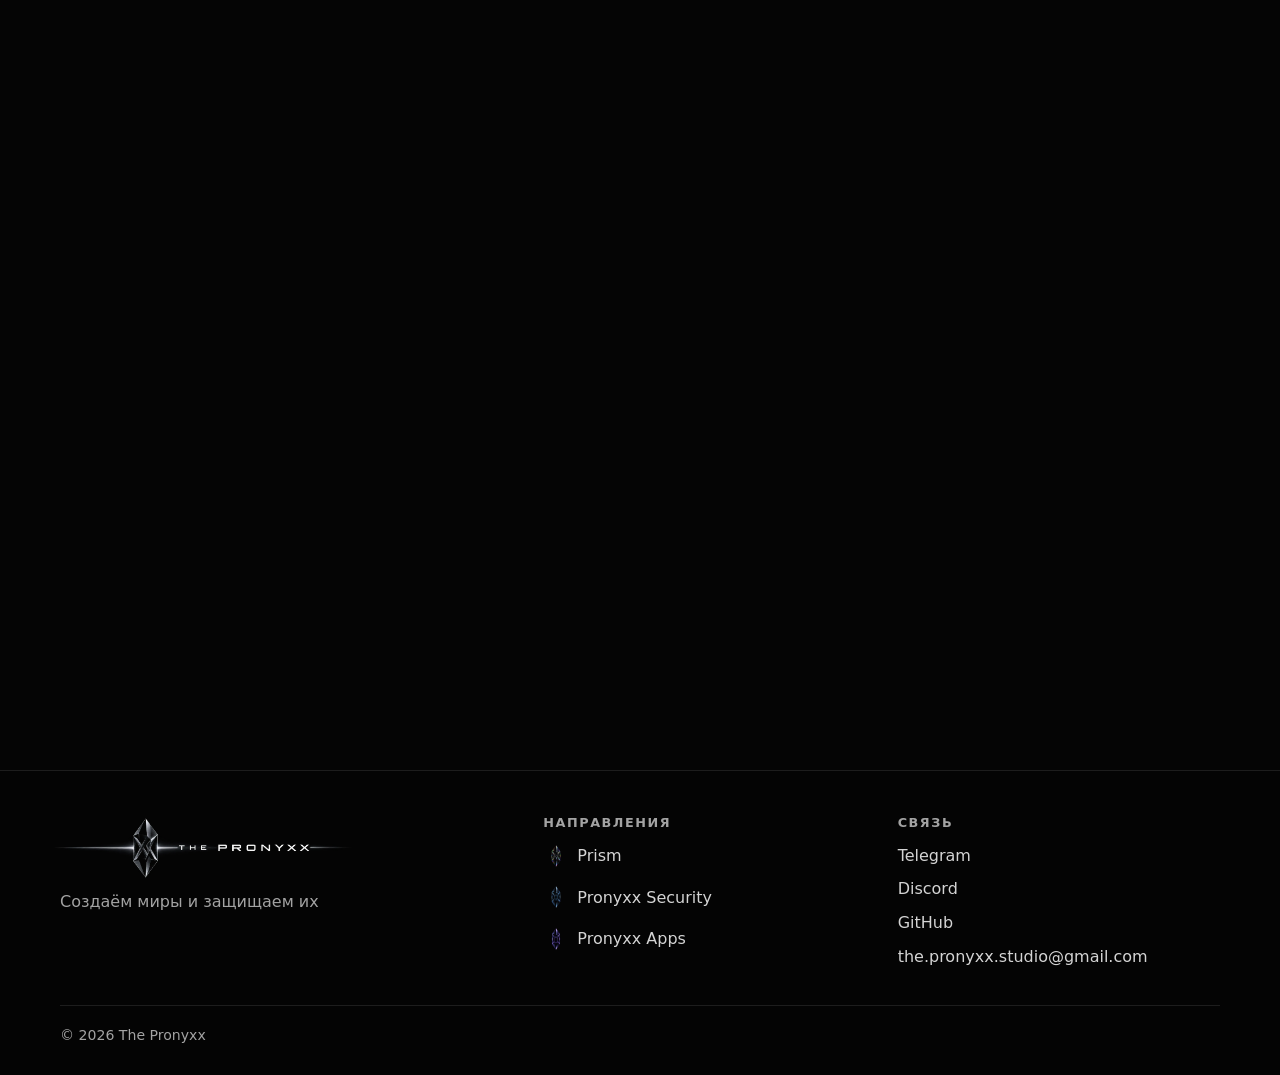
<file: projects.html>
<!DOCTYPE html>
<html lang="ru">
<head>
  <meta charset="utf-8">
  <meta name="viewport" content="width=device-width, initial-scale=1">
  <meta http-equiv="Content-Security-Policy" content="default-src 'self'; script-src 'self'; style-src 'self' https://fonts.googleapis.com; font-src https://fonts.gstatic.com; img-src 'self' data:; base-uri 'self'; form-action 'self'; object-src 'none'">
  <title>Проекты — The Pronyxx</title>
  <meta name="description" content="Каталог всех проектов студии The Pronyxx: Prism, Pronyxx Security и Pronyxx Apps.">
  <meta name="theme-color" content="#050505">

  <!-- Иконки вкладки браузера и иконка для экрана «Домой» на iPhone -->
  <link rel="icon" href="images/icons/favicon.ico" sizes="48x48">
  <link rel="icon" type="image/png" sizes="32x32" href="images/icons/favicon-32.png">
  <link rel="icon" type="image/png" sizes="16x16" href="images/icons/favicon-16.png">
  <link rel="apple-touch-icon" sizes="180x180" href="images/icons/apple-touch-icon.png">

  <!-- Карточка-превью, когда ссылку кидают в Telegram, Discord и соцсети.
       Картинке нужен ПОЛНЫЙ адрес. Если сайт переедет на свой домен — поменяй адрес здесь. -->
  <meta property="og:type" content="website">
  <meta property="og:site_name" content="The Pronyxx">
  <meta property="og:locale" content="ru_RU">
  <meta property="og:title" content="Проекты — The Pronyxx">
  <meta property="og:description" content="Каталог всех проектов студии The Pronyxx: Prism, Pronyxx Security и Pronyxx Apps.">
  <meta property="og:image" content="https://aaafinoff.github.io/the-pronyxx/images/social/og-preview.png">
  <meta property="og:image:width" content="1200">
  <meta property="og:image:height" content="630">
  <meta property="og:image:alt" content="Логотип The Pronyxx: кристалл с лучом и надпись Games. Security. Apps.">
  <meta name="twitter:card" content="summary_large_image">
  <meta name="twitter:title" content="Проекты — The Pronyxx">
  <meta name="twitter:description" content="Каталог всех проектов студии The Pronyxx: Prism, Pronyxx Security и Pronyxx Apps.">
  <meta name="twitter:image" content="https://aaafinoff.github.io/the-pronyxx/images/social/og-preview.png">
  <meta name="twitter:image:alt" content="Логотип The Pronyxx: кристалл с лучом и надпись Games. Security. Apps.">
  <link rel="preconnect" href="https://fonts.googleapis.com">
  <link rel="preconnect" href="https://fonts.gstatic.com" crossorigin>
  <link rel="stylesheet" href="https://fonts.googleapis.com/css2?family=Inter:wght@400;500;600&family=Unbounded:wght@500;700&display=swap">
  <link rel="stylesheet" href="css/base.css">
  <link rel="stylesheet" href="css/components.css">
  <link rel="stylesheet" href="css/pages.css">
</head>
<body>
  <a class="skip-link" href="#main">К содержимому</a>
  <header id="site-header" class="site-header"></header>

  <main id="main">
    <section class="page-hero">
      <div class="container">
        <span class="eyebrow">Каталог</span>
        <h1>Проекты</h1>
        <p class="page-hero__lead">Всё, что делает студия: что уже работает, что в разработке и что в планах.</p>
      </div>
    </section>

    <section class="section">
      <div class="container">
        <!-- Кнопки фильтров и карточки рисует js/pages/projects.js -->
        <div class="chips filters" id="filter-direction" role="group" aria-label="Фильтр по направлению"></div>
        <div class="chips filters" id="filter-status" role="group" aria-label="Фильтр по статусу"></div>
        <div class="grid" id="projects" aria-live="polite"></div>
      </div>
    </section>
  </main>

  <footer id="site-footer" class="site-footer"></footer>
  <noscript><p class="container">Для работы сайта нужен JavaScript.</p></noscript>
  <script type="module" src="js/pages/projects.js"></script>
</body>
</html>
</file>
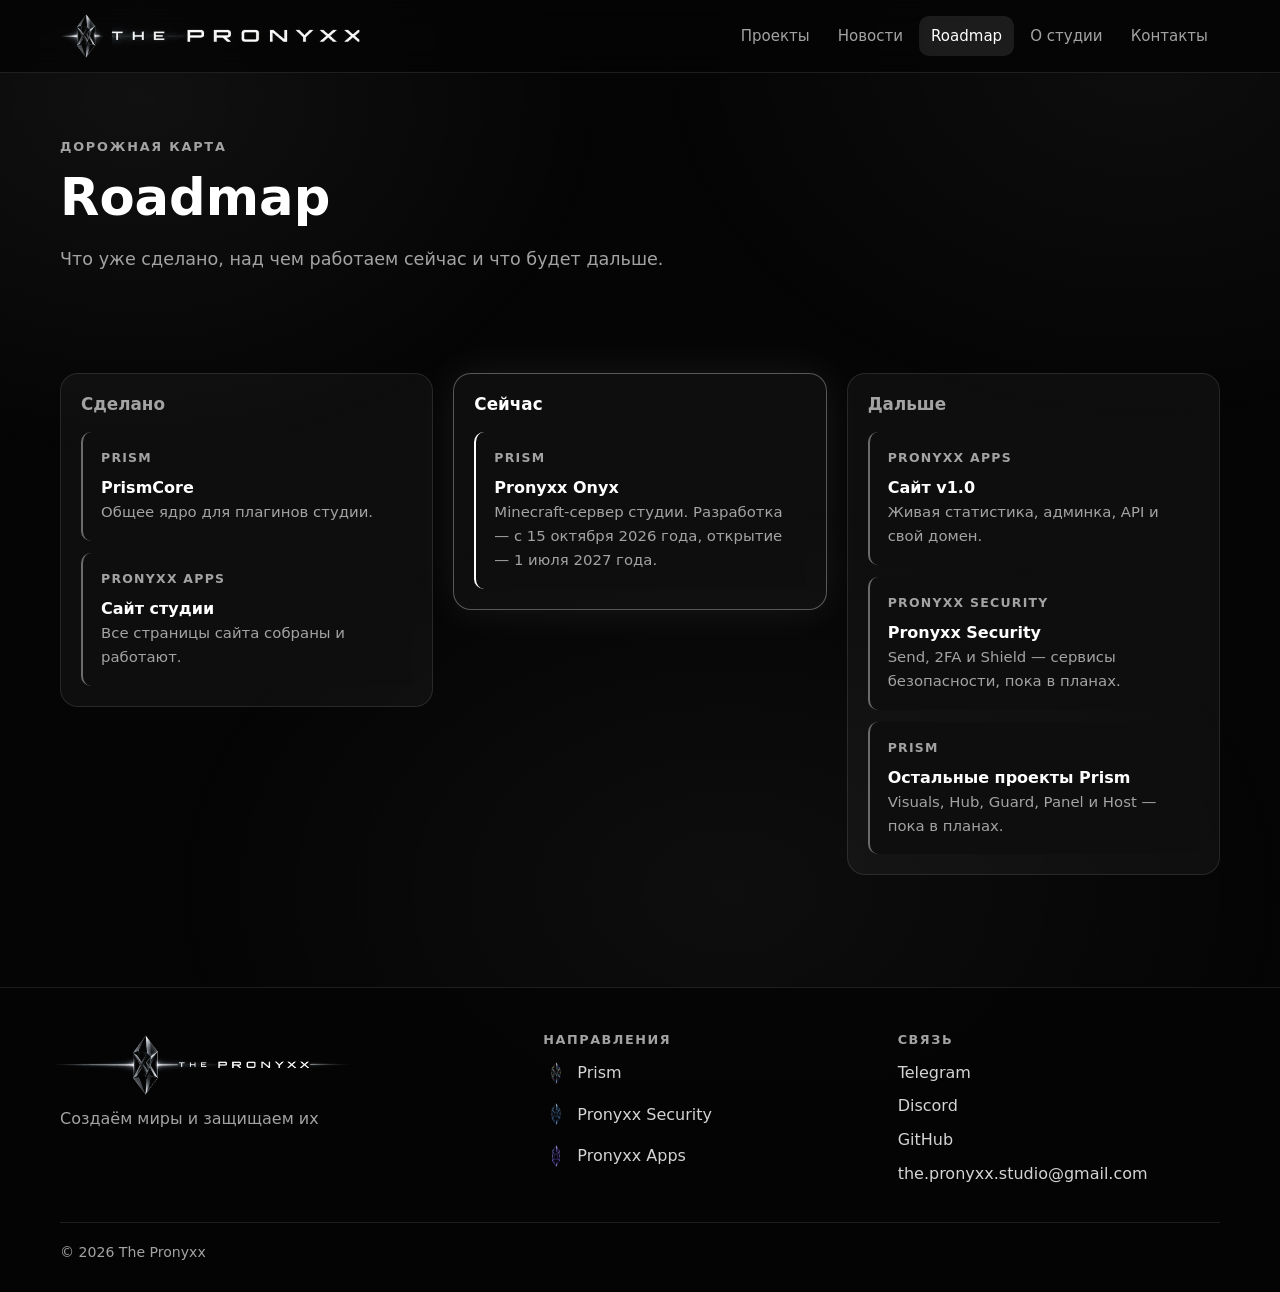
<file: roadmap.html>
<!DOCTYPE html>
<html lang="ru">
<head>
  <meta charset="utf-8">
  <meta name="viewport" content="width=device-width, initial-scale=1">
  <meta http-equiv="Content-Security-Policy" content="default-src 'self'; script-src 'self'; style-src 'self' https://fonts.googleapis.com; font-src https://fonts.gstatic.com; img-src 'self' data:; base-uri 'self'; form-action 'self'; object-src 'none'">
  <title>Roadmap — The Pronyxx</title>
  <meta name="description" content="Дорожная карта студии The Pronyxx: что сделано, что делаем сейчас и что дальше.">
  <meta name="theme-color" content="#050505">

  <!-- Иконки вкладки браузера и иконка для экрана «Домой» на iPhone -->
  <link rel="icon" href="images/icons/favicon.ico" sizes="48x48">
  <link rel="icon" type="image/png" sizes="32x32" href="images/icons/favicon-32.png">
  <link rel="icon" type="image/png" sizes="16x16" href="images/icons/favicon-16.png">
  <link rel="apple-touch-icon" sizes="180x180" href="images/icons/apple-touch-icon.png">

  <!-- Карточка-превью, когда ссылку кидают в Telegram, Discord и соцсети.
       Картинке нужен ПОЛНЫЙ адрес. Если сайт переедет на свой домен — поменяй адрес здесь. -->
  <meta property="og:type" content="website">
  <meta property="og:site_name" content="The Pronyxx">
  <meta property="og:locale" content="ru_RU">
  <meta property="og:title" content="Roadmap — The Pronyxx">
  <meta property="og:description" content="Дорожная карта студии The Pronyxx: что сделано, что делаем сейчас и что дальше.">
  <meta property="og:image" content="https://aaafinoff.github.io/the-pronyxx/images/social/og-preview.png">
  <meta property="og:image:width" content="1200">
  <meta property="og:image:height" content="630">
  <meta property="og:image:alt" content="Логотип The Pronyxx: кристалл с лучом и надпись Games. Security. Apps.">
  <meta name="twitter:card" content="summary_large_image">
  <meta name="twitter:title" content="Roadmap — The Pronyxx">
  <meta name="twitter:description" content="Дорожная карта студии The Pronyxx: что сделано, что делаем сейчас и что дальше.">
  <meta name="twitter:image" content="https://aaafinoff.github.io/the-pronyxx/images/social/og-preview.png">
  <meta name="twitter:image:alt" content="Логотип The Pronyxx: кристалл с лучом и надпись Games. Security. Apps.">
  <link rel="preconnect" href="https://fonts.googleapis.com">
  <link rel="preconnect" href="https://fonts.gstatic.com" crossorigin>
  <link rel="stylesheet" href="https://fonts.googleapis.com/css2?family=Inter:wght@400;500;600&family=Unbounded:wght@500;700&display=swap">
  <link rel="stylesheet" href="css/base.css">
  <link rel="stylesheet" href="css/components.css">
  <link rel="stylesheet" href="css/pages.css">
</head>
<body>
  <a class="skip-link" href="#main">К содержимому</a>
  <header id="site-header" class="site-header"></header>

  <main id="main">
    <section class="page-hero">
      <div class="container">
        <span class="eyebrow">Дорожная карта</span>
        <h1>Roadmap</h1>
        <p class="page-hero__lead">Что уже сделано, над чем работаем сейчас и что будет дальше.</p>
      </div>
    </section>

    <section class="section">
      <div class="container">
        <div class="roadmap" id="roadmap"></div>
      </div>
    </section>
  </main>

  <footer id="site-footer" class="site-footer"></footer>
  <noscript><p class="container">Для работы сайта нужен JavaScript.</p></noscript>
  <script type="module" src="js/pages/roadmap.js"></script>
</body>
</html>
</file>
<file: css/base.css>
/* ==========================================================
   base.css — основа сайта: цвета, шрифты, общая сетка.

   Дизайн чёрно-белый. ВСЕ цвета сайта лежат в блоке :root ниже —
   в остальных файлах цвета пишутся только через var(--имя).
   Цветными на сайте остаются только картинки-значки направлений.
   ========================================================== */

:root {
  /* --- Фон и поверхности (от самого тёмного к более светлому) --- */
  --bg: #050505;          /* фон страницы — почти чёрный, как в логотипе */
  --surface: #0e0e0e;     /* карточки */
  --surface-2: #171717;   /* вложенные блоки, поля под картинки */
  --bg-glass: rgba(5, 5, 5, 0.78); /* полупрозрачный фон шапки */
  --bg-solid: rgba(5, 5, 5, 0.97); /* почти непрозрачный фон мобильного меню */

  /* --- Текст. Контраст на фоне --bg: белый 20:1, светло-серый 13:1, серый 8:1 --- */
  --text: #ffffff;        /* основной текст и заголовки */
  --text-soft: #d4d4d4;   /* длинные тексты — чуть мягче белого */
  --muted: #a3a3a3;       /* второстепенный текст */
  --dim: #6b6b6b;         /* только для декора (точки, линии), НЕ для текста */

  /* --- Линии и лёгкие подсветки --- */
  --line: rgba(255, 255, 255, 0.1);
  --line-strong: rgba(255, 255, 255, 0.3);
  --tint: rgba(255, 255, 255, 0.04);
  --tint-strong: rgba(255, 255, 255, 0.09);

  /* --- Свечение и блик --- */
  --glow: 255, 255, 255; /* цвет свечения числами: rgba(var(--glow), 0.4) */
  --shine: linear-gradient(120deg, #ffffff, #8c8c8c, #ffffff, #8c8c8c, #ffffff); /* бегущий блик */

  /* --- Кнопки --- */
  --btn-bg: #ffffff;
  --btn-text: #000000;

  --font-head: "Unbounded", system-ui, sans-serif;
  --font-body: "Inter", system-ui, -apple-system, "Segoe UI", sans-serif;

  --radius: 18px;
  --container: 1160px;
  --header-h: 72px;
}

@media (max-width: 760px) {
  :root {
    --header-h: 64px;
  }
}

/* ---------- Сброс стандартных стилей браузера ---------- */
*,
*::before,
*::after {
  box-sizing: border-box;
}

html {
  scroll-behavior: smooth;
  -webkit-text-size-adjust: 100%;
}

body {
  margin: 0;
  min-height: 100vh;
  display: flex;
  flex-direction: column;
  background: var(--bg);
  color: var(--text);
  font-family: var(--font-body);
  font-size: 1rem;
  line-height: 1.6;
  overflow-x: hidden;
}

main {
  flex: 1;
}

img {
  max-width: 100%;
  height: auto;
  display: block;
}

a {
  color: inherit;
  text-decoration: none;
}

h1,
h2,
h3 {
  font-family: var(--font-head);
  font-weight: 700;
  line-height: 1.2;
  margin: 0;
  overflow-wrap: anywhere;
}

p {
  margin: 0;
}

ul,
ol {
  margin: 0;
  padding: 0;
  list-style: none;
}

button,
input,
textarea {
  font: inherit;
  color: inherit;
}

/* Рамка вокруг элемента при переходе клавишей Tab — важно для доступности */
:focus-visible {
  outline: 2px solid var(--text);
  outline-offset: 3px;
  border-radius: 6px;
}

/* ---------- Мягкий свет на фоне ---------- */
/* Три больших светлых пятна. JavaScript меняет --px и --py при движении мыши,
   и пятна чуть сдвигаются. transform двигает картинку очень дёшево для браузера. */
.aurora {
  position: fixed;
  inset: -20%;
  z-index: -1;
  pointer-events: none;
  background:
    radial-gradient(38% 42% at 22% 22%, rgba(var(--glow), 0.05), transparent 70%),
    radial-gradient(40% 44% at 78% 18%, rgba(var(--glow), 0.04), transparent 70%),
    radial-gradient(46% 46% at 55% 85%, rgba(var(--glow), 0.04), transparent 70%);
  transform: translate(calc(var(--px, 0) * -40px), calc(var(--py, 0) * -40px));
  transition: transform 0.6s ease-out;
}

/* ---------- Сетка и секции ---------- */
.container {
  width: min(100% - 40px, var(--container));
  margin-inline: auto;
}

.section {
  padding: 72px 0;
}

.section-head {
  display: flex;
  align-items: flex-end;
  justify-content: space-between;
  gap: 16px;
  flex-wrap: wrap;
  margin-bottom: 32px;
}

.section-head h2 {
  font-size: clamp(1.4rem, 3.4vw, 2rem);
}

.eyebrow {
  display: block;
  margin-bottom: 10px;
  color: var(--muted);
  font-size: 0.8rem;
  font-weight: 600;
  letter-spacing: 0.14em;
  text-transform: uppercase;
}

.more-link {
  color: var(--muted);
  font-weight: 500;
  transition: color 0.2s;
}
.more-link:hover {
  color: var(--text);
}

.grid {
  display: grid;
  gap: 20px;
  grid-template-columns: repeat(auto-fill, minmax(280px, 1fr));
}

.grid--3 {
  grid-template-columns: repeat(3, 1fr);
}

@media (max-width: 860px) {
  .grid--3 {
    grid-template-columns: 1fr;
  }
  .section {
    padding: 52px 0;
  }
}

/* ---------- Мелкие помощники ---------- */
/* Текст с бегущим бликом — как свет на гранях кристалла */
.shine-text {
  background: var(--shine);
  background-size: 200% 100%;
  -webkit-background-clip: text;
  background-clip: text;
  color: transparent;
}

.muted {
  color: var(--muted);
}

.visually-hidden {
  position: absolute;
  width: 1px;
  height: 1px;
  overflow: hidden;
  clip-path: inset(50%);
  white-space: nowrap;
}

.skip-link {
  position: absolute;
  left: 12px;
  top: -60px;
  z-index: 100;
  padding: 10px 14px;
  background: var(--btn-bg);
  color: var(--btn-text);
  border-radius: 8px;
}
.skip-link:focus {
  top: 12px;
}

/* ---------- Появление блоков при прокрутке ---------- */
/* Класс .js ставит JavaScript. Если скрипты не загрузились — блоки просто видны. */
.js .reveal {
  opacity: 0;
}
.js .reveal.is-visible {
  opacity: 1;
  animation: rise 0.6s ease-out backwards;
}
/* Карточки в сетке появляются по очереди, с маленькой задержкой */
.grid > .reveal:nth-child(2) { animation-delay: 0.07s; }
.grid > .reveal:nth-child(3) { animation-delay: 0.14s; }
.grid > .reveal:nth-child(4) { animation-delay: 0.21s; }
.grid > .reveal:nth-child(5) { animation-delay: 0.28s; }
.grid > .reveal:nth-child(6) { animation-delay: 0.35s; }

@keyframes rise {
  from {
    opacity: 0;
    transform: translateY(18px);
  }
}

@keyframes shimmer {
  to {
    background-position: 200% 0;
  }
}

/* Если человек попросил систему «уменьшить движение» — выключаем анимации */
@media (prefers-reduced-motion: reduce) {
  html {
    scroll-behavior: auto;
  }
  *,
  *::before,
  *::after {
    animation: none !important;
    transition: none !important;
  }
}
</file>
<file: css/components.css>
/* ==========================================================
   components.css — «кирпичики», из которых собраны страницы:
   шапка, подвал, кнопки, карточки, значки статуса.
   Цвета — только через переменные из base.css.
   ========================================================== */

/* ---------- Шапка ---------- */
.site-header {
  position: sticky;
  top: 0;
  z-index: 50;
  background: var(--bg-glass);
  backdrop-filter: blur(14px);
  -webkit-backdrop-filter: blur(14px);
  border-bottom: 1px solid var(--line);
}

.site-header__inner {
  display: flex;
  align-items: center;
  justify-content: space-between;
  gap: 16px;
  min-height: var(--header-h);
}

/* Логотип: высота задана, ширина подстраивается сама */
.brand {
  display: inline-flex;
  min-width: 0; /* на очень узком экране логотип может сжаться, а не вытолкнуть меню */
}
.brand img {
  height: 48px;
  width: auto;
  max-width: 100%;
  object-fit: contain;
  object-position: left center;
  transition: filter 0.3s;
}
.brand:hover img {
  filter: drop-shadow(0 0 10px rgba(var(--glow), 0.5));
}

.nav {
  display: flex;
  gap: 4px;
}
.nav a {
  padding: 8px 12px;
  border-radius: 10px;
  color: var(--muted);
  font-size: 0.94rem;
  font-weight: 500;
  transition: color 0.2s, background 0.2s;
}
.nav a:hover {
  color: var(--text);
  background: var(--tint);
}
.nav a[aria-current="page"] {
  color: var(--text);
  background: var(--tint-strong);
}

/* Кнопка-«бургер» видна только на телефоне */
.burger {
  display: none;
  width: 42px;
  height: 42px;
  padding: 0;
  background: none;
  border: 1px solid var(--line);
  border-radius: 10px;
  cursor: pointer;
}
.burger span,
.burger span::before,
.burger span::after {
  display: block;
  width: 18px;
  height: 2px;
  margin: 0 auto;
  background: var(--text);
  border-radius: 2px;
}
.burger span {
  position: relative;
}
.burger span::before,
.burger span::after {
  content: "";
  position: absolute;
  left: 0;
}
.burger span::before { top: -6px; }
.burger span::after { top: 6px; }

@media (max-width: 760px) {
  .brand img {
    height: 40px;
  }
  .burger {
    display: block;
  }
  .nav {
    display: none;
    position: absolute;
    left: 0;
    right: 0;
    top: 100%;
    flex-direction: column;
    padding: 12px 20px 18px;
    background: var(--bg-solid);
    border-bottom: 1px solid var(--line);
  }
  .nav.is-open {
    display: flex;
  }
  .nav a {
    padding: 12px;
    font-size: 1rem;
  }
}

/* ---------- Подвал ---------- */
.site-footer {
  margin-top: 40px;
  border-top: 1px solid var(--line);
  background: var(--bg-glass);
}

.site-footer__inner {
  display: grid;
  grid-template-columns: 1.4fr 1fr 1fr;
  gap: 32px;
  padding: 44px 0 28px;
}

.site-footer h3 {
  margin-bottom: 12px;
  font-family: var(--font-body);
  font-size: 0.8rem;
  font-weight: 600;
  letter-spacing: 0.12em;
  text-transform: uppercase;
  color: var(--muted);
}

.site-footer li {
  margin-bottom: 8px;
}
.site-footer li a {
  display: inline-flex;
  align-items: center;
  gap: 8px;
  color: var(--text-soft);
  transition: color 0.2s, text-shadow 0.2s;
}
.site-footer li a:hover {
  color: var(--text);
  text-shadow: 0 0 14px rgba(var(--glow), 0.6);
}

.site-footer__logo {
  width: min(100%, 300px);
  margin-left: -8px;
}

.site-footer__about p {
  margin-top: 8px;
  max-width: 34ch;
  color: var(--muted);
}

.site-footer__bottom {
  padding: 18px 0 28px;
  border-top: 1px solid var(--line);
  color: var(--muted);
  font-size: 0.88rem;
}

/* Маленький значок направления в подвале */
.dir-icon {
  width: 26px;
  height: 26px;
}

.soon {
  color: var(--muted);
}
.soon small {
  margin-left: 6px;
  padding: 2px 8px;
  border: 1px solid var(--line);
  border-radius: 999px;
  font-size: 0.72rem;
}

@media (max-width: 760px) {
  .site-footer__inner {
    grid-template-columns: 1fr;
    gap: 26px;
  }
}

/* ---------- Кнопки ---------- */
/* Главная кнопка — белая с чёрным текстом */
.btn {
  position: relative;
  display: inline-flex;
  align-items: center;
  justify-content: center;
  gap: 8px;
  padding: 13px 26px;
  border: 1px solid var(--btn-bg);
  border-radius: 999px;
  background: var(--btn-bg);
  color: var(--btn-text);
  font-weight: 600;
  cursor: pointer;
  transition: transform 0.2s, box-shadow 0.3s, border-color 0.3s;
}
/* При наведении — мягкое белое свечение, как у луча в логотипе */
.btn:hover {
  transform: translateY(-2px);
  box-shadow: 0 0 14px rgba(var(--glow), 0.55), 0 0 44px rgba(var(--glow), 0.3);
}

/* Второстепенная кнопка — прозрачная с белой рамкой */
.btn--ghost {
  background: transparent;
  color: var(--text);
  border-color: var(--line-strong);
}
.btn--ghost:hover {
  border-color: var(--text);
  box-shadow: 0 0 12px rgba(var(--glow), 0.3), 0 0 36px rgba(var(--glow), 0.18);
}

/* ---------- Карточка ---------- */
.card {
  position: relative;
  display: block;
  padding: 24px;
  background: var(--surface);
  border: 1px solid var(--line);
  border-radius: var(--radius);
  overflow: hidden;
  transition: transform 0.25s, border-color 0.25s;
}

/* Свечение, которое идёт за мышкой. --mx и --my — координаты курсора,
   их ставит JavaScript (js/core/layout.js). */
.card::before {
  content: "";
  position: absolute;
  inset: 0;
  background: radial-gradient(420px circle at var(--mx, 50%) var(--my, 0%), rgba(var(--glow), 0.1), transparent 60%);
  opacity: 0;
  transition: opacity 0.3s;
  pointer-events: none;
}

/* Рамка с бегущим бликом. Хитрость с mask: закрашиваем всё градиентом,
   а потом «вырезаем» середину — остаётся только рамка в 1 пиксель. */
.card::after {
  content: "";
  position: absolute;
  inset: 0;
  padding: 1px;
  border-radius: inherit;
  background: var(--shine);
  background-size: 200% 100%;
  -webkit-mask: linear-gradient(#000 0 0) content-box, linear-gradient(#000 0 0);
  -webkit-mask-composite: xor;
  mask: linear-gradient(#000 0 0) content-box exclude, linear-gradient(#000 0 0);
  opacity: 0;
  transition: opacity 0.3s;
  pointer-events: none;
}

a.card:hover,
.card--hover:hover {
  transform: translateY(-4px);
  border-color: transparent;
}
a.card:hover::before,
a.card:hover::after,
.card--hover:hover::before,
.card--hover:hover::after {
  opacity: 1;
}
a.card:hover::after,
.card--hover:hover::after {
  animation: shimmer 3s linear infinite;
}

.card > * {
  position: relative; /* текст лежит поверх свечения */
}

.card h3 {
  font-size: 1.05rem;
  margin-bottom: 8px;
}

.card p {
  color: var(--muted);
}

.card__label {
  display: block;
  margin-bottom: 10px;
  color: var(--muted);
  font-size: 0.78rem;
  font-weight: 600;
  letter-spacing: 0.1em;
  text-transform: uppercase;
}

.card__foot {
  display: flex;
  align-items: center;
  justify-content: space-between;
  gap: 12px;
  margin-top: 18px;
}

/* ---------- Значок статуса ---------- */
/* Статусы различаются не цветом, а формой точки:
   работает — яркая белая точка, в разработке — белое колечко, в планах — серая точка. */
.badge {
  display: inline-flex;
  align-items: center;
  gap: 8px;
  padding: 5px 11px;
  border: 1px solid var(--line);
  border-radius: 999px;
  background: var(--tint);
  color: var(--text-soft);
  font-size: 0.8rem;
  font-weight: 500;
  white-space: nowrap;
}
.badge__dot {
  width: 9px;
  height: 9px;
  border-radius: 50%;
}
.badge--live {
  color: var(--text);
}
.badge--live .badge__dot {
  background: var(--text);
  box-shadow: 0 0 10px rgba(var(--glow), 0.9);
}
.badge--dev .badge__dot {
  border: 2px solid var(--text);
}
.badge--planned .badge__dot {
  background: var(--dim);
}

/* ---------- Картинка проекта (или заглушка «скоро») ---------- */
.thumb {
  position: relative;
  aspect-ratio: 16 / 9;
  border: 1px solid var(--line);
  border-radius: 12px;
  background: var(--surface-2);
  overflow: hidden;
}
.thumb img {
  width: 100%;
  height: 100%;
  object-fit: cover;
}
.thumb__soon {
  position: absolute;
  left: 10px;
  bottom: 10px;
  padding: 3px 10px;
  border: 1px solid var(--line-strong);
  border-radius: 999px;
  background: var(--bg-glass);
  color: var(--text);
  font-size: 0.72rem;
  font-weight: 600;
  letter-spacing: 0.12em;
  text-transform: uppercase;
}

.project-card .thumb {
  margin-bottom: 18px;
}

/* ---------- Чипы (технологии, фильтры) ---------- */
.chips {
  display: flex;
  flex-wrap: wrap;
  gap: 8px;
}

.chip {
  padding: 7px 14px;
  border: 1px solid var(--line);
  border-radius: 999px;
  background: var(--tint);
  color: var(--text-soft);
  font-size: 0.88rem;
  white-space: nowrap;
}

a.chip,
button.chip {
  cursor: pointer;
  color: var(--muted);
  transition: color 0.2s, border-color 0.2s, background 0.2s;
}
a.chip:hover,
button.chip:hover {
  color: var(--text);
  border-color: var(--line-strong);
}
/* Выбранный фильтр — белый с чёрным текстом */
button.chip[aria-pressed="true"] {
  color: var(--btn-text);
  border-color: var(--btn-bg);
  background: var(--btn-bg);
  font-weight: 600;
}

/* ---------- Сообщения (ошибка загрузки, «ничего не найдено») ---------- */
.notice {
  padding: 28px;
  border: 1px dashed var(--line-strong);
  border-radius: var(--radius);
  color: var(--muted);
  text-align: center;
}
.notice strong {
  display: block;
  margin-bottom: 6px;
  color: var(--text);
}
</file>
<file: css/pages.css>
/* ==========================================================
   pages.css — стили отдельных страниц.
   Цвета — только через переменные из base.css.
   ========================================================== */

/* ---------- Главная: первый экран ---------- */
/* Фон — чёрный камень с белым лучом ровно посередине картинки.
   Экран разделён на две равные половины: заголовок прижат к низу верхней
   (стоит НАД лучом), кнопки прижаты к верху нижней (стоят ПОД лучом). */
.hero {
  position: relative;
  display: grid;
  grid-template-rows: 1fr 1fr;
  min-height: calc(100vh - var(--header-h));
  min-height: calc(100svh - var(--header-h)); /* svh — честная высота экрана на телефоне */
  text-align: center;
  background: var(--bg) url("../images/backgrounds/hero-beam.webp") center / cover no-repeat;
}

/* Плавный переход от картинки к фону страницы внизу */
.hero::after {
  content: "";
  position: absolute;
  inset: auto 0 0 0;
  height: 140px;
  background: linear-gradient(transparent, var(--bg));
  pointer-events: none;
}

.hero__top {
  align-self: end;
  padding: 40px 0 38px;
}

.hero__bottom {
  position: relative;
  z-index: 1;
  align-self: start;
  padding: 46px 0 40px;
}

.hero h1 {
  padding-left: 0.26em; /* уравновешивает расстояние после последней буквы */
  font-size: clamp(1.45rem, 6.2vw, 4rem);
  font-weight: 500;
  letter-spacing: 0.26em;
  text-transform: uppercase;
  animation: shimmer 9s linear infinite;
}

.hero__slogan {
  margin: 16px auto 0;
  max-width: 30ch;
  color: var(--text-soft);
  font-size: clamp(1rem, 2.4vw, 1.3rem);
}

.hero__actions {
  display: flex;
  justify-content: center;
  flex-wrap: wrap;
  gap: 12px;
}

/* ---------- Главная: обратный отсчёт до открытия ---------- */
.section--tight {
  padding-bottom: 0;
}
.countdown {
  text-align: center;
  padding: 34px 24px;
}
.countdown__line {
  display: flex;
  justify-content: center;
  align-items: baseline;
  flex-wrap: wrap;
  gap: 4px 14px;
}
.countdown__num {
  font-family: var(--font-head);
  font-size: clamp(3rem, 12vw, 5.5rem);
  font-weight: 700;
  line-height: 1;
  font-variant-numeric: tabular-nums;
}
.countdown__unit {
  font-family: var(--font-head);
  font-size: clamp(1.2rem, 4vw, 1.8rem);
  font-weight: 500;
}
.card .countdown__text {
  margin-top: 12px;
  color: var(--text-soft);
  font-size: 1.05rem;
}

.card .countdown__note {
  max-width: 46ch;
  margin: 18px auto 0;
  padding-top: 18px;
  border-top: 1px solid var(--line);
  color: var(--muted);
  font-style: italic;
}

/* ---------- Страница 404 ---------- */
.not-found {
  display: grid;
  place-items: center;
  min-height: calc(100vh - var(--header-h) - 200px);
  padding: 60px 0;
  text-align: center;
}
.not-found__crystal {
  width: 150px;
  margin: 0 auto 8px;
  filter: drop-shadow(0 0 30px rgba(var(--glow), 0.25));
}
.not-found__code {
  font-size: clamp(4rem, 18vw, 8rem);
  line-height: 1;
}
.not-found__title {
  margin-top: 10px;
  font-size: clamp(1.3rem, 4vw, 1.8rem);
}
.not-found p {
  margin: 14px auto 30px;
  max-width: 42ch;
  color: var(--muted);
}

/* ---------- Главная: карточки направлений ---------- */
.direction-card {
  padding: 26px;
}
/* Значок направления — единственное цветное место на сайте */
.direction-card__icon {
  width: 128px;
  height: 128px;
  margin: -6px 0 10px -22px;
  transition: transform 0.4s, filter 0.4s;
}
.direction-card:hover .direction-card__icon {
  transform: scale(1.06);
  filter: brightness(1.2);
}
.direction-card h3 {
  font-size: 1.25rem;
}
.direction-card__count {
  display: block;
  margin-top: 18px;
  color: var(--text);
  font-size: 0.9rem;
  font-weight: 500;
}

/* ---------- Главная: цифры студии ---------- */
.stats {
  display: grid;
  /* auto-fit: счётчиков может быть два или три — они сами делят ширину поровну */
  grid-template-columns: repeat(auto-fit, minmax(200px, 1fr));
  gap: 20px;
  text-align: center;
}
.stat__num {
  display: block;
  font-family: var(--font-head);
  font-size: clamp(1.9rem, 5vw, 3rem);
  font-weight: 700;
  font-variant-numeric: tabular-nums;
}
.stat__label {
  color: var(--muted);
}
@media (max-width: 700px) {
  .stats {
    grid-template-columns: 1fr;
  }
}

/* ---------- Шапка внутренних страниц ---------- */
.page-hero {
  padding: 64px 0 28px;
}
.page-hero h1 {
  font-size: clamp(1.8rem, 5.4vw, 3.2rem);
}
.page-hero__lead {
  margin-top: 16px;
  max-width: 62ch;
  color: var(--muted);
  font-size: 1.1rem;
}
.page-hero__meta {
  display: flex;
  align-items: center;
  flex-wrap: wrap;
  gap: 12px;
  margin-top: 20px;
}

/* Шапка страницы с картинкой справа (логотип на «О студии», значок на странице направления) */
.page-hero--split .container {
  display: grid;
  grid-template-columns: 1fr auto;
  align-items: center;
  gap: 32px;
}
.page-hero__art {
  width: 340px;
}
.page-hero__art--icon {
  width: 220px;
}
@media (max-width: 860px) {
  .page-hero--split .container {
    grid-template-columns: 1fr;
  }
  .page-hero__art {
    order: -1; /* на телефоне картинка встаёт над заголовком */
    width: min(100%, 300px);
    margin-inline: auto;
  }
  .page-hero__art--icon {
    width: 170px;
    margin-inline: 0;
    margin-left: -30px;
  }
}

.breadcrumbs {
  margin-bottom: 18px;
  color: var(--muted);
  font-size: 0.9rem;
}
.breadcrumbs a:hover {
  color: var(--text);
}

.filters {
  margin-bottom: 28px;
}

/* ---------- Страница проекта и новости: блоки с текстом ---------- */
.block {
  margin-top: 44px;
}
.block h2 {
  margin-bottom: 16px;
  font-size: 1.2rem;
}

.prose {
  max-width: 68ch;
}
.prose p {
  margin-bottom: 1em;
  color: var(--text-soft);
  font-size: 1.06rem;
}

.shots {
  display: grid;
  gap: 16px;
  grid-template-columns: repeat(auto-fill, minmax(240px, 1fr));
}
.shots--empty {
  grid-template-columns: minmax(0, 520px);
}

/* История версий */
.versions li {
  display: grid;
  grid-template-columns: 90px 1fr;
  gap: 16px;
  padding: 14px 0;
  border-bottom: 1px solid var(--line);
}
.versions__ver {
  font-family: var(--font-head);
  font-weight: 700;
  color: var(--text);
}
.versions__date {
  display: block;
  color: var(--muted);
  font-size: 0.86rem;
}
.versions p {
  color: var(--text-soft);
}

.link-list {
  display: flex;
  flex-wrap: wrap;
  gap: 10px;
}

/* ---------- Новости ---------- */
.news-card__meta {
  display: flex;
  flex-wrap: wrap;
  gap: 8px 12px;
  margin-bottom: 12px;
  color: var(--muted);
  font-size: 0.85rem;
}
.news-card__type {
  color: var(--text);
  font-weight: 600;
}

/* ---------- Roadmap ---------- */
.roadmap {
  display: grid;
  grid-template-columns: repeat(3, 1fr);
  gap: 20px;
  align-items: start;
}
.roadmap__col {
  padding: 20px;
  border: 1px solid var(--line);
  border-radius: var(--radius);
  background: var(--tint);
}
.roadmap__col h2 {
  margin-bottom: 18px;
  font-size: 1.05rem;
}
/* Колонка «Сейчас» выделена белой рамкой и свечением */
.roadmap__col--now {
  border-color: var(--line-strong);
  box-shadow: 0 0 40px rgba(var(--glow), 0.08);
}
.roadmap__col--done h2,
.roadmap__col--next h2 {
  color: var(--muted);
}
.roadmap__item {
  margin-bottom: 12px;
  padding: 16px 16px 16px 18px;
  border-left: 2px solid var(--dim);
  border-radius: 10px;
  background: var(--surface);
}
.roadmap__col--now .roadmap__item {
  border-left-color: var(--text);
}
.roadmap__item:last-child {
  margin-bottom: 0;
}
.roadmap__item h3 {
  margin-bottom: 4px;
  font-family: var(--font-body);
  font-size: 1rem;
  font-weight: 600;
}
.roadmap__item p {
  color: var(--muted);
  font-size: 0.93rem;
}
@media (max-width: 860px) {
  .roadmap {
    grid-template-columns: 1fr;
  }
}

/* ---------- О студии ---------- */
.timeline {
  position: relative;
  max-width: 720px;
  padding-left: 30px;
}
/* Вертикальная линия — как луч: яркая сверху, гаснет книзу */
.timeline::before {
  content: "";
  position: absolute;
  left: 6px;
  top: 6px;
  bottom: 6px;
  width: 2px;
  background: linear-gradient(var(--text), var(--dim));
}
.timeline li {
  position: relative;
  margin-bottom: 30px;
}
.timeline li::before {
  content: "";
  position: absolute;
  left: -30px;
  top: 6px;
  width: 14px;
  height: 14px;
  border: 2px solid var(--text);
  border-radius: 50%;
  background: var(--bg);
}
.timeline__year {
  color: var(--muted);
  font-size: 0.82rem;
  font-weight: 600;
  letter-spacing: 0.1em;
  text-transform: uppercase;
}
.timeline h3 {
  margin: 4px 0 6px;
  font-size: 1.1rem;
}
.timeline p {
  color: var(--muted);
}

.founder {
  display: grid;
  grid-template-columns: 150px 1fr;
  gap: 28px;
  align-items: start;
}
.founder__avatar {
  display: grid;
  place-items: center;
  aspect-ratio: 1;
  border: 1px solid var(--line);
  border-radius: 24px;
  background: var(--bg);
}
.founder__avatar img {
  width: 84%;
}
.founder h3 {
  font-size: 1.3rem;
}
.founder__role {
  margin: 4px 0 14px;
  color: var(--text-soft);
}
.founder__group {
  margin-top: 18px;
}
.founder__group h4 {
  margin: 0 0 10px;
  color: var(--muted);
  font-size: 0.8rem;
  font-weight: 600;
  letter-spacing: 0.12em;
  text-transform: uppercase;
}
@media (max-width: 620px) {
  .founder {
    grid-template-columns: 1fr;
  }
  .founder__avatar {
    width: 120px;
  }
}

/* ---------- Контакты ---------- */
.contacts {
  display: grid;
  grid-template-columns: 1.4fr 1fr;
  gap: 28px;
  align-items: start;
}
@media (max-width: 860px) {
  .contacts {
    grid-template-columns: 1fr;
  }
}

.form .field {
  margin-bottom: 18px;
}
.form label {
  display: block;
  margin-bottom: 6px;
  font-weight: 500;
}
.form input,
.form textarea {
  width: 100%;
  padding: 12px 14px;
  border: 1px solid var(--line-strong);
  border-radius: 12px;
  background: var(--bg);
  transition: border-color 0.2s, box-shadow 0.2s;
}
.form textarea {
  min-height: 150px;
  resize: vertical;
}
.form input:focus,
.form textarea:focus {
  outline: none;
  border-color: var(--text);
  box-shadow: 0 0 0 3px rgba(var(--glow), 0.18);
}
/* Ошибка без красного: яркая белая рамка + значок «!» перед текстом ошибки */
.form [aria-invalid="true"] {
  border: 2px solid var(--text);
}
.field__error {
  min-height: 1.3em;
  margin-top: 4px;
  color: var(--text);
  font-size: 0.86rem;
  font-weight: 500;
}
.field__error:not(:empty)::before {
  content: "! ";
  font-weight: 700;
}
.form__status {
  margin-top: 14px;
  color: var(--muted);
}
.form__status--ok {
  color: var(--text);
}

.social-list li {
  padding: 12px 0;
  border-bottom: 1px solid var(--line);
}
.social-list li:last-child {
  border-bottom: 0;
}
.social-list a {
  transition: text-shadow 0.2s;
}
.social-list a:hover {
  text-shadow: 0 0 14px rgba(var(--glow), 0.6);
}
</file>
